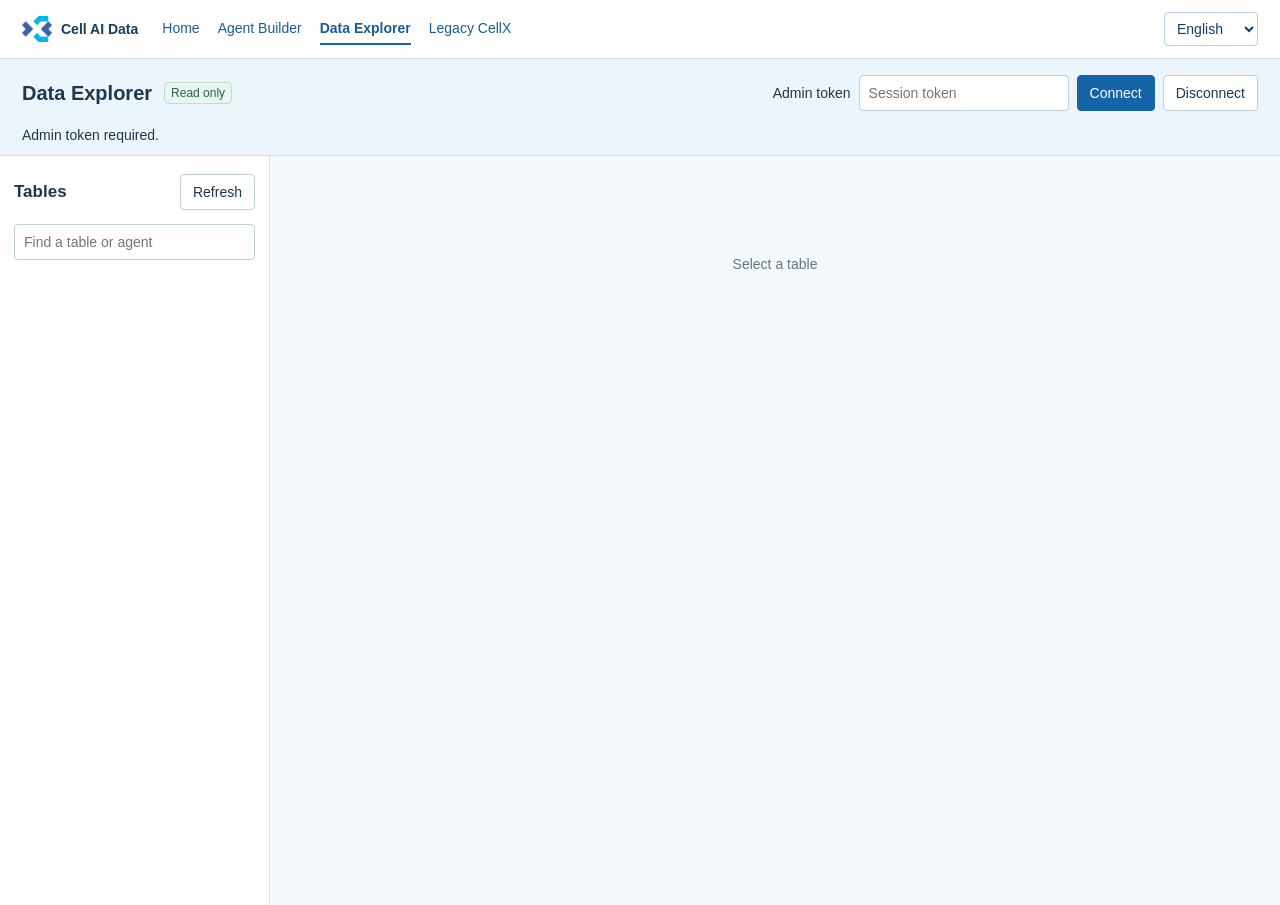
<file: cellx-data-ui/index.html>
<!doctype html>
<html lang="en">
<head>
  <meta charset="utf-8">
  <meta name="viewport" content="width=device-width, initial-scale=1">
  <title data-i18n="Data Explorer | Cell AI Data">Data Explorer | Cell AI Data</title>
  <link rel="icon" href="./logo.png">
  <link rel="stylesheet" href="./styles.css?v=20260914-data-v1">
  <link rel="stylesheet" href="./i18n.css?v=20260914-i18n-v1">
</head>
<body>
  <a class="skip-link" href="#workspace" data-i18n="Skip to data">Skip to data</a>
  <header class="site-header">
    <a class="brand" href="https://www.cellaidata.com/"><img src="./logo.png" width="30" height="30" alt=""><span>Cell AI Data</span></a>
    <nav aria-label="Main navigation" data-i18n-aria-label="Main navigation">
      <a href="https://www.cellaidata.com/" data-i18n="Home">Home</a>
      <a href="/agent/" data-i18n="Agent Builder">Agent Builder</a>
      <a href="/data/" aria-current="page" data-i18n="Data Explorer">Data Explorer</a>
      <a href="/" data-i18n="Legacy CellX">Legacy CellX</a>
    </nav>
    <select data-language-picker aria-label="Language" data-i18n-aria-label="Language"><option value="en">English</option><option value="zh-CN">中文</option></select>
  </header>
  <section class="access-bar" aria-label="Connection" data-i18n-aria-label="Connection">
    <div class="page-heading"><h1 data-i18n="Data Explorer">Data Explorer</h1><span class="badge" data-i18n="Read only">Read only</span></div>
    <form id="connectionForm">
      <label for="adminToken" data-i18n="Admin token">Admin token</label>
      <input id="adminToken" type="password" autocomplete="off" spellcheck="false" data-i18n-placeholder="Session token" placeholder="Session token">
      <button class="primary" type="submit" data-i18n="Connect">Connect</button>
      <button id="disconnect" type="button" data-i18n="Disconnect">Disconnect</button>
    </form>
  </section>
  <div id="connectionStatus" class="connection-status" role="status" aria-live="polite"></div>
  <main id="workspace" tabindex="-1" class="workspace">
    <aside class="table-browser" aria-label="Tables" data-i18n-aria-label="Tables">
      <div class="section-heading"><h2 data-i18n="Tables">Tables</h2><button id="refreshCatalog" type="button" data-i18n="Refresh">Refresh</button></div>
      <label class="sr-only" for="tableFilter" data-i18n="Find a table or agent">Find a table or agent</label>
      <input id="tableFilter" type="search" placeholder="Find a table or agent" data-i18n-placeholder="Find a table or agent">
      <div id="catalogStatus" class="status" role="status"></div>
      <div id="catalogNotes" class="catalog-notes"></div>
      <div id="tableList" class="table-list"></div>
    </aside>
    <section class="detail" aria-label="Table details" data-i18n-aria-label="Table details">
      <div id="noSelection" class="empty" data-i18n="Select a table">Select a table</div>
      <div id="tableDetail" hidden>
        <div class="detail-heading"><div><h2 id="tableName" translate="no"></h2><div id="tableFacts" class="facts"></div></div><button id="refreshTable" type="button" data-i18n="Refresh">Refresh</button></div>
        <div class="tabs" role="tablist" aria-label="Table views" data-i18n-aria-label="Table views">
          <button id="recordsTab" role="tab" aria-selected="true" aria-controls="recordsPanel" data-view="records" data-i18n="Records">Records</button>
          <button id="schemaTab" role="tab" aria-selected="false" aria-controls="schemaPanel" tabindex="-1" data-view="schema" data-i18n="Schema">Schema</button>
          <button id="relationsTab" role="tab" aria-selected="false" aria-controls="relationsPanel" tabindex="-1" data-view="relations" data-i18n="Relations">Relations</button>
        </div>
        <div id="metadataStatus" class="status" role="status"></div>
        <section id="recordsPanel" role="tabpanel" aria-labelledby="recordsTab" tabindex="0">
          <form id="recordControls" class="record-controls">
            <label class="search-field"><span data-i18n="Search records">Search records</span><input id="recordSearch" type="search" autocomplete="off" maxlength="128"></label>
            <label><span data-i18n="Sort by">Sort by</span><select id="sortColumn"><option value="" data-i18n="Default order">Default order</option></select></label>
            <label><span data-i18n="Direction">Direction</span><select id="sortDirection"><option value="asc" data-i18n="Ascending">Ascending</option><option value="desc" data-i18n="Descending">Descending</option></select></label>
            <button type="submit" class="primary" data-i18n="Apply">Apply</button>
          </form>
          <div id="recordsStatus" class="status" role="status" aria-live="polite"></div>
          <div class="table-scroll" tabindex="0" role="region" aria-label="Records" data-i18n-aria-label="Records"><table id="recordsTable"><thead></thead><tbody></tbody></table></div>
          <div class="pagination"><label><span data-i18n="Rows per page">Rows per page</span><select id="pageSize"><option value="25">25</option><option value="50" selected>50</option><option value="100">100</option></select></label><span id="pageInfo" role="status"></span><div class="page-buttons"><button id="previousPage" type="button" aria-label="Previous page" data-i18n-aria-label="Previous page" title="Previous page" data-i18n-title="Previous page">&larr;</button><button id="nextPage" type="button" aria-label="Next page" data-i18n-aria-label="Next page" title="Next page" data-i18n-title="Next page">&rarr;</button></div></div>
        </section>
        <section id="schemaPanel" role="tabpanel" aria-labelledby="schemaTab" tabindex="0" hidden><div id="schemaStatus" class="status" role="status"></div><div class="table-scroll" tabindex="0" role="region" aria-label="Schema" data-i18n-aria-label="Schema"><table id="schemaTable"><thead></thead><tbody></tbody></table></div></section>
        <section id="relationsPanel" role="tabpanel" aria-labelledby="relationsTab" tabindex="0" hidden><div id="relationsStatus" class="status" role="status"></div><div class="table-scroll" tabindex="0" role="region" aria-label="Relations" data-i18n-aria-label="Relations"><table id="relationsTable"><thead></thead><tbody></tbody></table></div></section>
      </div>
    </section>
  </main>
  <script src="./i18n.js?v=20260914-i18n-v1"></script>
  <script src="./i18n-zh.js?v=20260914-data-v1"></script>
  <script src="./app.js?v=20260914-data-v1"></script>
</body>
</html>
</file>
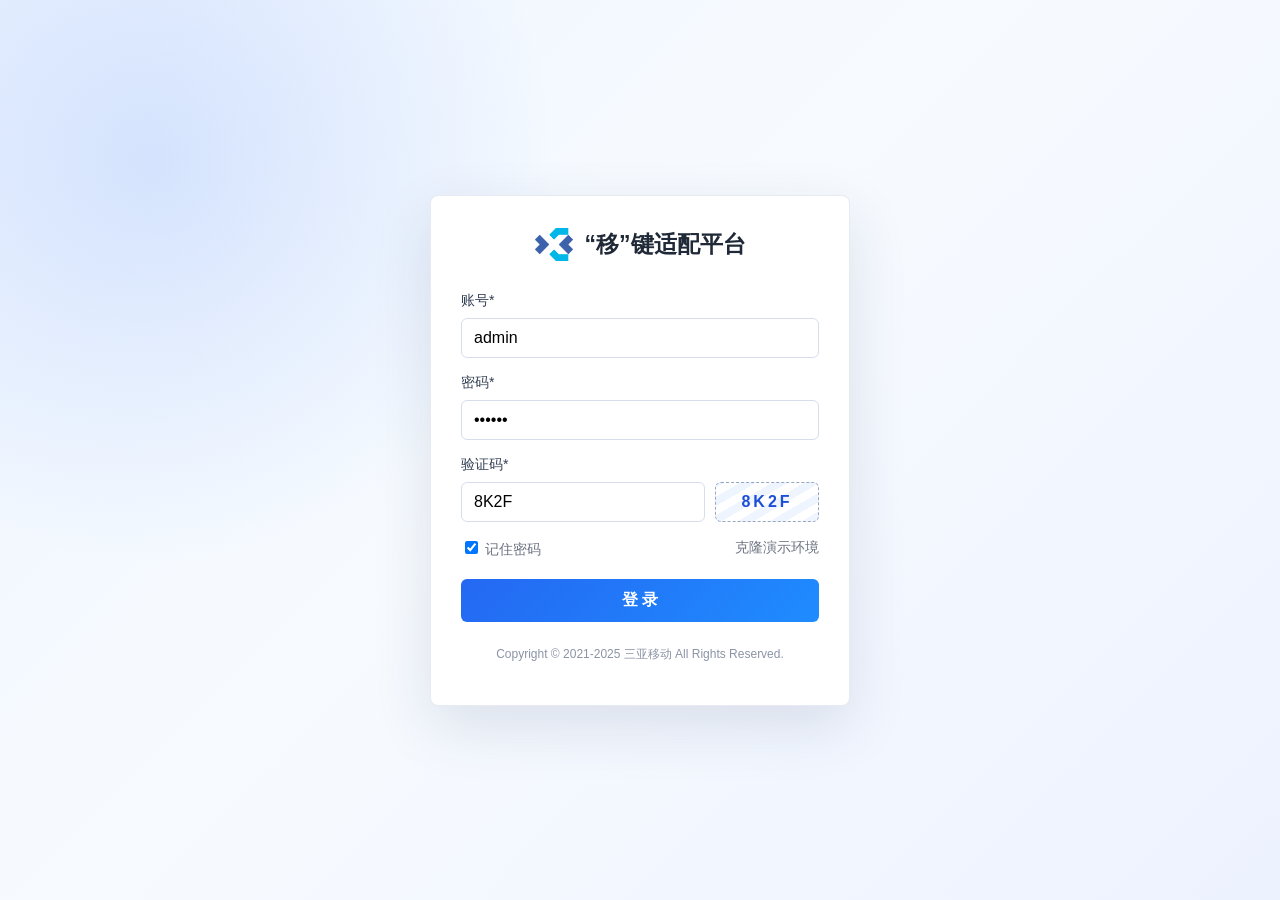
<file: cellx-rdp-clone/index.html>
<!doctype html>
<html lang="zh-CN">
<head>
  <meta charset="utf-8">
  <meta name="viewport" content="width=device-width, initial-scale=1">
  <title>赛尔克斯基础平台 - 克隆演示</title>
  <link rel="icon" href="./logo.png">
  <link rel="stylesheet" href="./styles.css">
</head>
<body>
  <div id="app"></div>
  <script src="./app.js"></script>
</body>
</html>
</file>
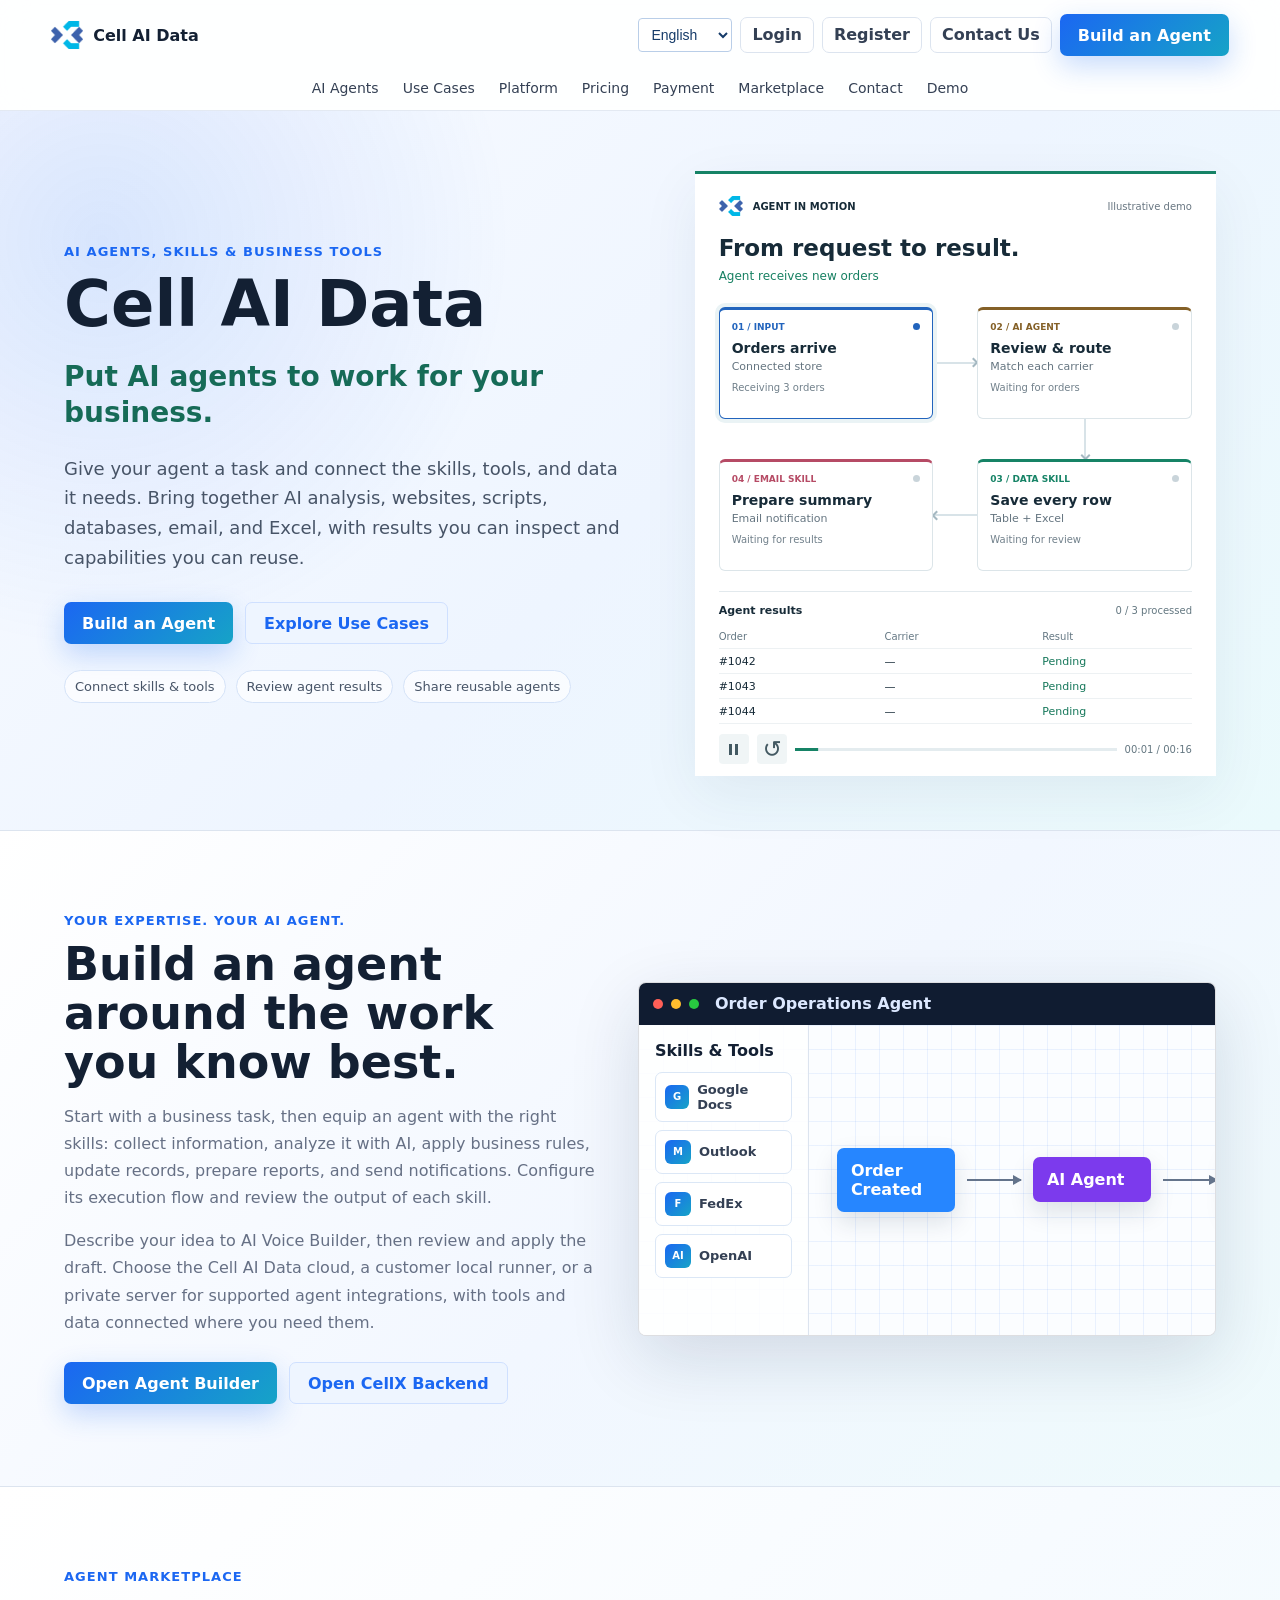
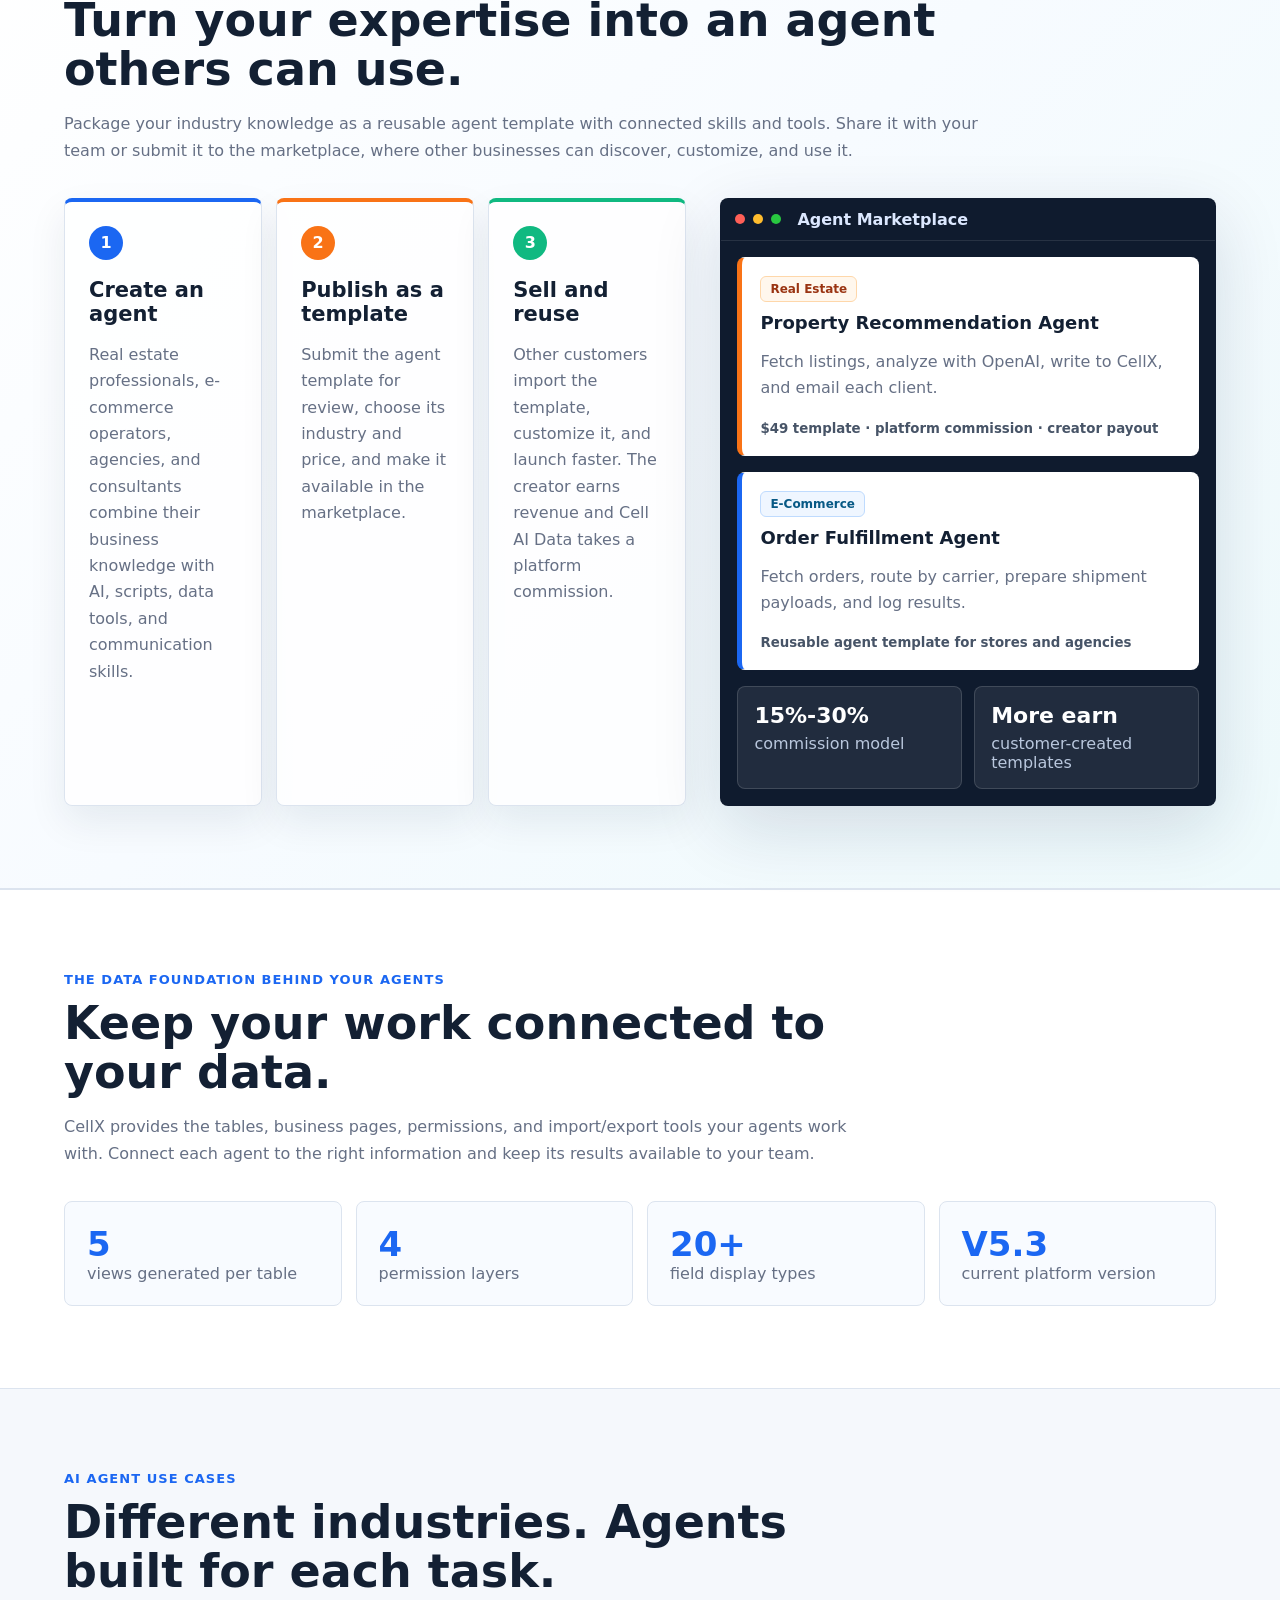
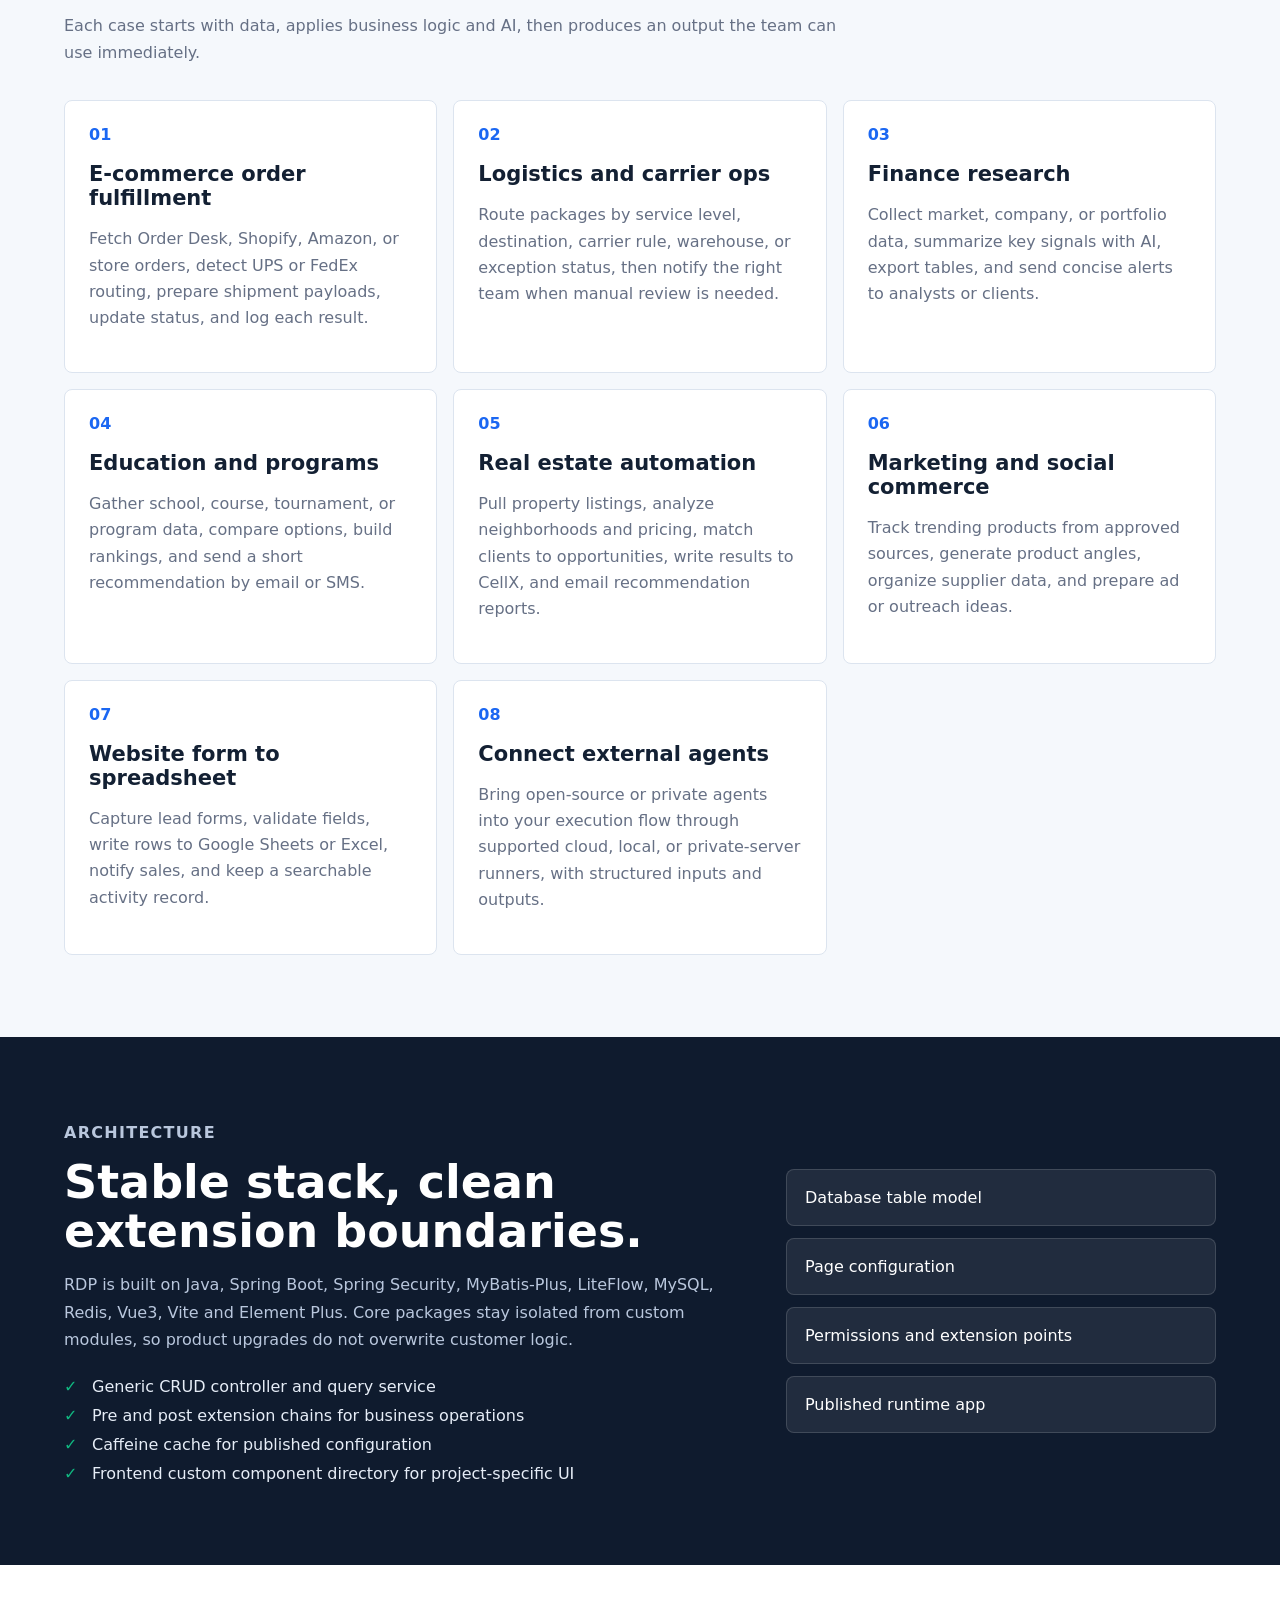
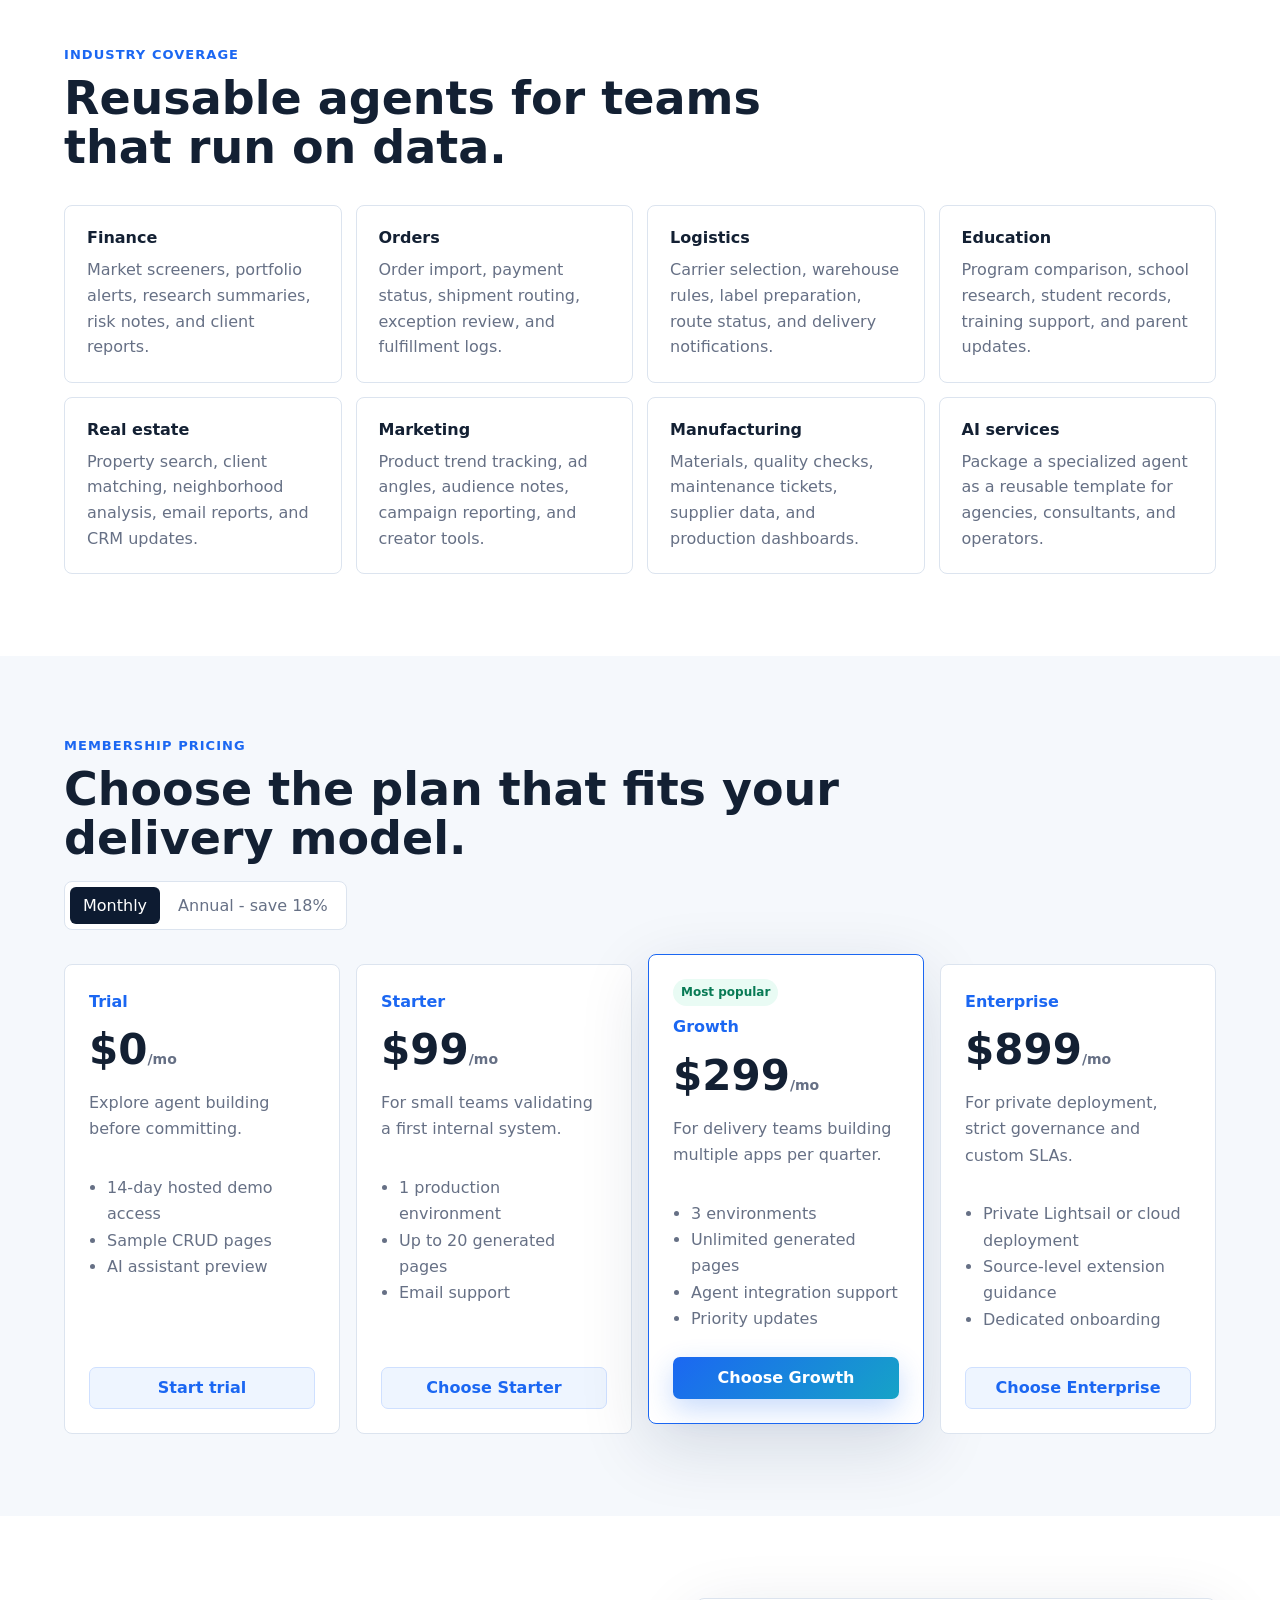
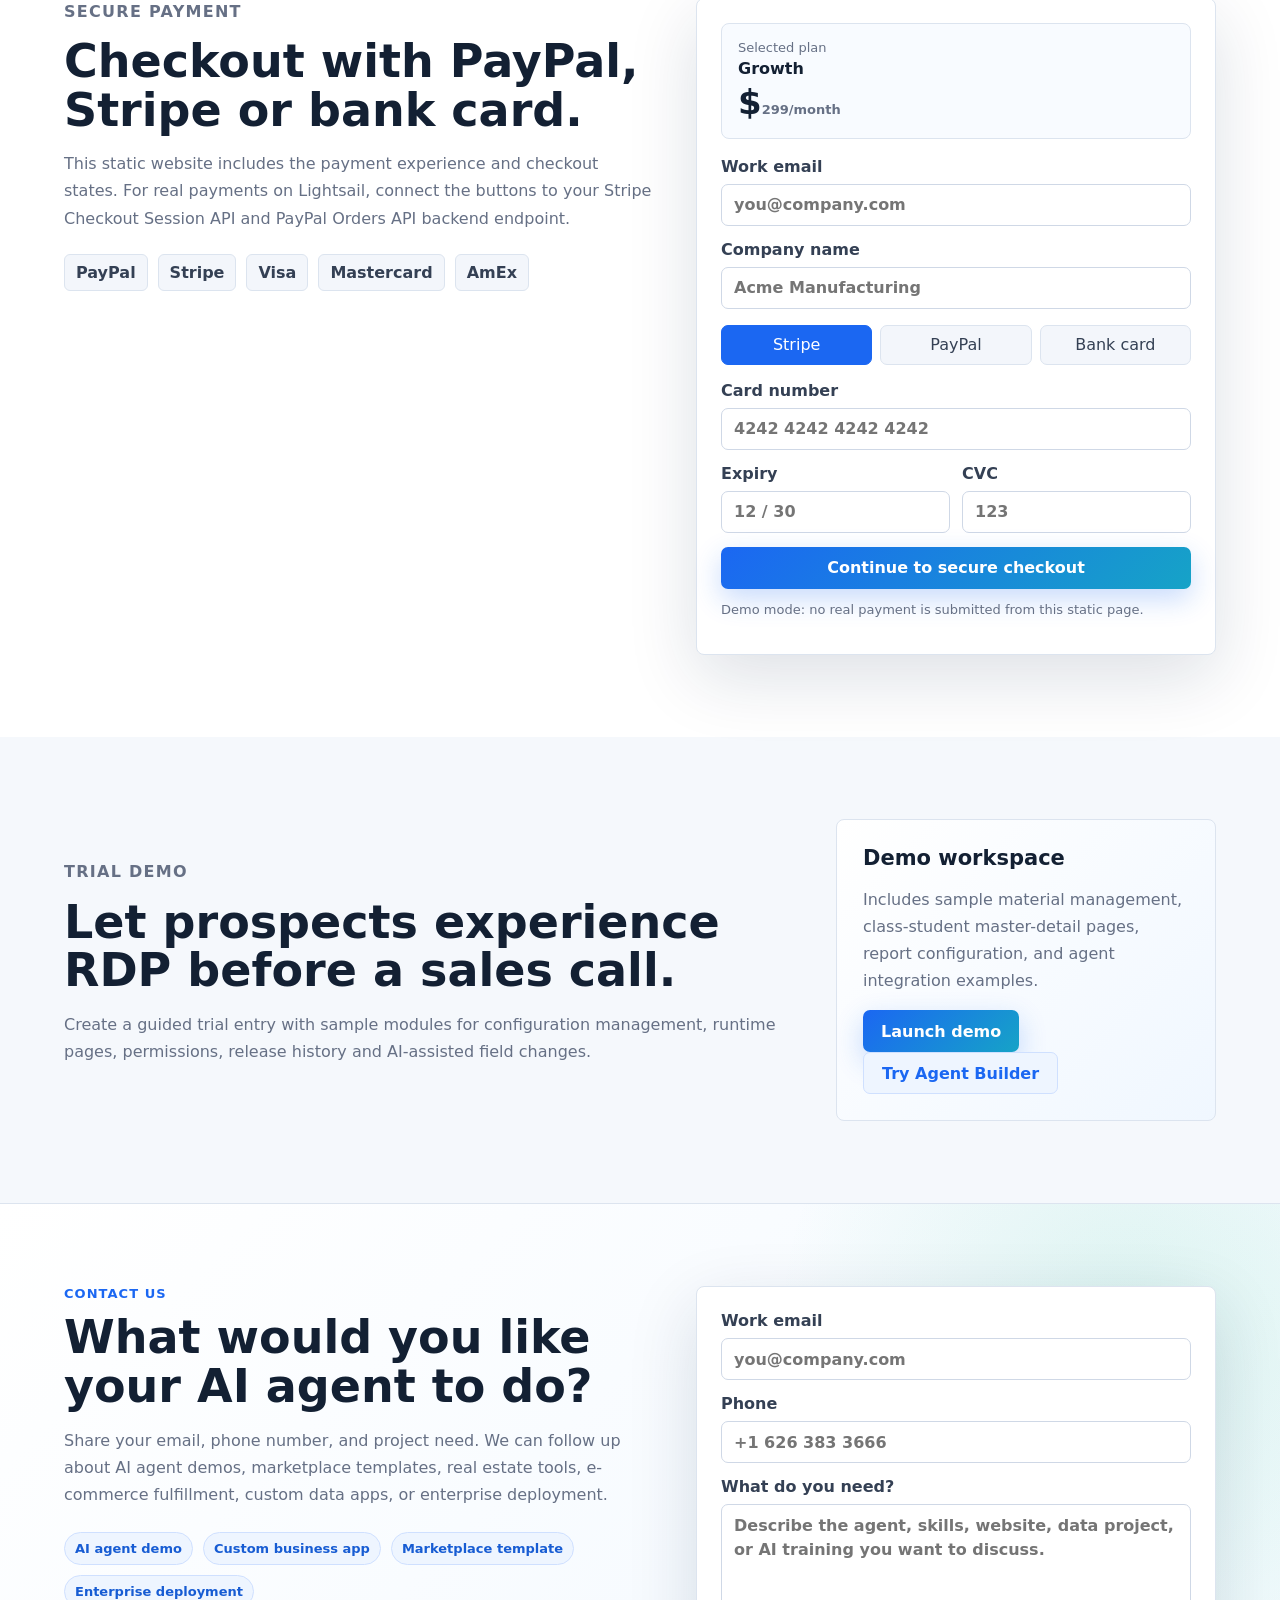
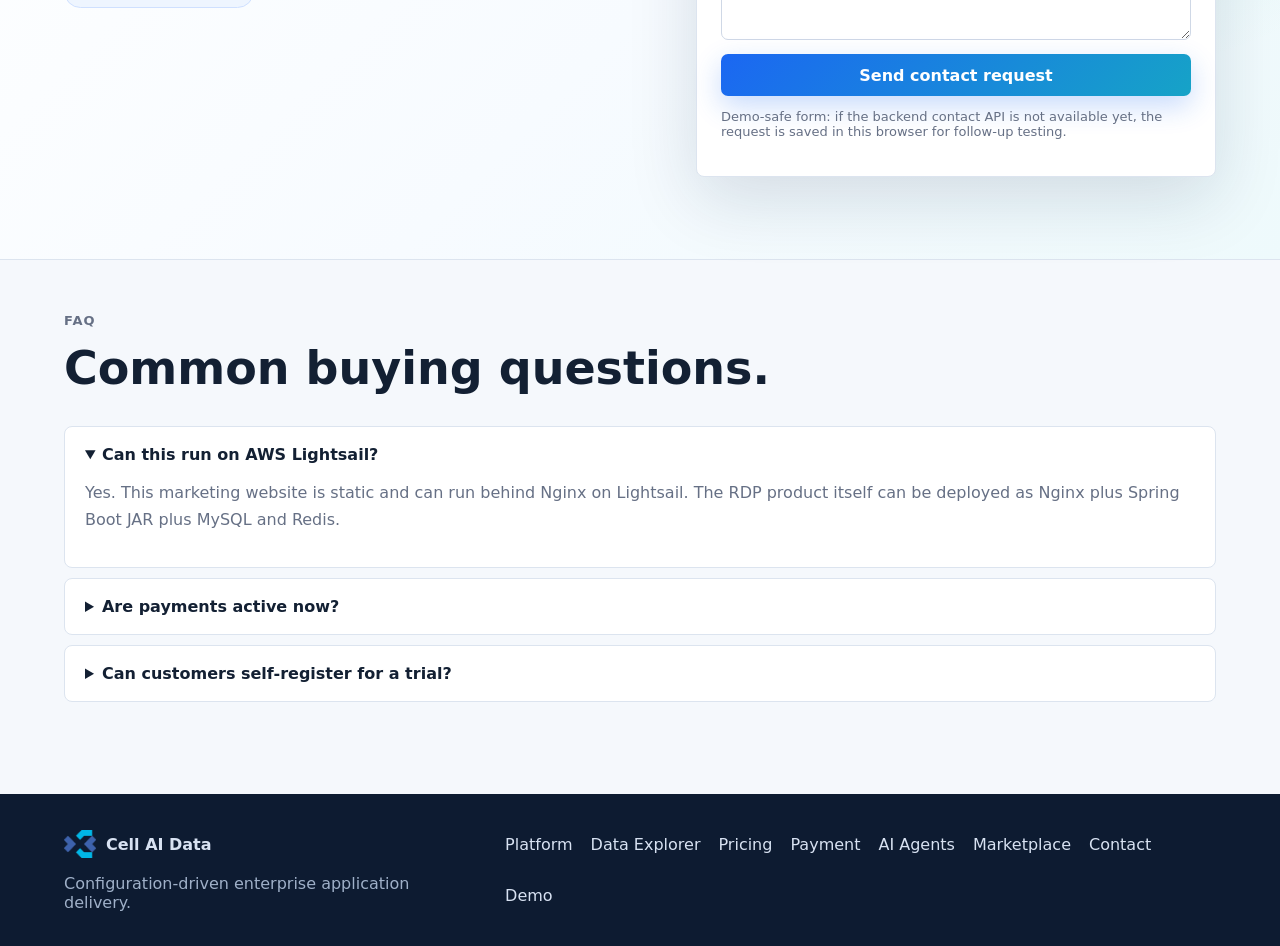
<file: rdp-marketing-site/index.html>
<!doctype html>
<html lang="en">
<head>
  <meta charset="utf-8">
  <meta name="viewport" content="width=device-width, initial-scale=1">
  <title data-i18n="Cell AI Data | AI Agents for Business">Cell AI Data | AI Agents for Business</title>
  <meta name="description" content="Build AI agents for your business with Cell AI Data. Connect skills, tools and business data, review results, and discover reusable agents in the marketplace.">
  <link rel="icon" href="./assets/logo.png">
  <link rel="stylesheet" href="./styles.css?v=20260913-workflow-home">
  <link rel="stylesheet" href="./workflow-motion.css?v=20260914-1">
  <link rel="stylesheet" href="./i18n.css?v=20260914-i18n-v1">
  <script src="./i18n.js?v=20260914-i18n-v1"></script>
  <script src="./i18n-zh.js?v=20260914-i18n-v1"></script>
</head>
<body>
  <header class="site-header">
    <a class="brand" href="#top" aria-label="Cell AI Data home" data-i18n-aria-label="Cell AI Data home">
      <img src="./assets/logo.png" alt="">
      <span>Cell AI Data</span>
    </a>
    <button class="nav-toggle" aria-label="Open navigation" data-nav-toggle data-i18n-aria-label="Open navigation" data-i18n="Menu">Menu</button>
    <nav class="site-nav" data-nav>
      <a href="#ai-workflow" data-i18n="AI Agents">AI Agents</a>
      <a href="#capabilities" data-i18n="Use Cases">Use Cases</a>
      <a href="#platform" data-i18n="Platform">Platform</a>
      <a href="#pricing" data-i18n="Pricing">Pricing</a>
      <a href="#checkout" data-i18n="Payment">Payment</a>
      <a href="#marketplace" data-i18n="Marketplace">Marketplace</a>
      <a href="#contact" data-i18n="Contact">Contact</a>
      <a href="#demo" data-i18n="Demo">Demo</a>
    </nav>
    <div class="header-actions">
      <select data-language-picker aria-label="Language" data-i18n-aria-label="Language"><option value="en">English</option><option value="zh-CN">中文</option></select>
      <span class="auth-status" data-auth-status hidden></span>
      <button class="header-link" type="button" data-open-auth="login" data-i18n="Login">Login</button>
      <button class="header-link" type="button" data-open-auth="register" data-i18n="Register">Register</button>
      <button class="header-link" type="button" data-auth-logout hidden data-i18n="Logout">Logout</button>
      <a class="header-link" href="#contact" data-i18n="Contact Us">Contact Us</a>
      <a class="header-cta" href="https://app.cellaidata.com/agent/" data-i18n="Build an Agent">Build an Agent</a>
    </div>
  </header>

  <main id="top">
    <section class="hero">
      <div class="hero-copy">
        <p class="eyebrow" data-i18n="AI agents, skills &amp; business tools">AI agents, skills &amp; business tools</p>
        <h1>Cell AI Data</h1>
        <p class="workflow-promise" data-i18n="Put AI agents to work for your business.">Put AI agents to work for your business.</p>
        <p class="lead" data-i18n="Give your agent a task and connect the skills, tools, and data it needs. Bring together AI analysis, websites, scripts, databases, email, and Excel, with results you can inspect and capabilities you can reuse.">Give your agent a task and connect the skills, tools, and data it needs. Bring together AI analysis, websites, scripts, databases, email, and Excel, with results you can inspect and capabilities you can reuse.</p>
        <div class="hero-actions">
          <a class="btn primary" href="https://app.cellaidata.com/agent/" data-i18n="Build an Agent">Build an Agent</a>
          <a class="btn secondary" href="#capabilities" data-i18n="Explore Use Cases">Explore Use Cases</a>
        </div>
        <div class="trust-row">
          <span data-i18n="Connect skills &amp; tools">Connect skills &amp; tools</span>
          <span data-i18n="Review agent results">Review agent results</span>
          <span data-i18n="Share reusable agents">Share reusable agents</span>
        </div>
      </div>
      <section class="workflow-motion" data-workflow-motion aria-label="Animated order agent demonstration" data-i18n-aria-label="Animated order agent demonstration">
        <header class="motion-heading">
          <div><img src="./assets/logo.png" width="24" height="24" alt=""><span data-i18n="AGENT IN MOTION">AGENT IN MOTION</span></div>
          <span class="motion-demo-label" data-i18n="Illustrative demo">Illustrative demo</span>
        </header>
        <div class="motion-caption"><h2 data-i18n="From request to result.">From request to result.</h2><span data-motion-status data-i18n="Agent receives new orders">Agent receives new orders</span></div>
        <div class="motion-graph" aria-label="An order agent uses review, data and email skills to prepare results" data-i18n-aria-label="An order agent uses review, data and email skills to prepare results">
          <article class="motion-node motion-source" data-motion-node="0" data-state="running">
            <div class="motion-node-top"><span data-i18n="01 / INPUT">01 / INPUT</span><i aria-hidden="true"></i></div>
            <h3 data-i18n="Orders arrive">Orders arrive</h3><p data-i18n="Connected store">Connected store</p><small data-motion-note data-i18n="Receiving 3 orders">Receiving 3 orders</small>
          </article>
          <div class="motion-wire motion-wire-one" data-motion-wire="1" aria-hidden="true"><i></i><b></b></div>
          <article class="motion-node motion-ai" data-motion-node="1" data-state="waiting">
            <div class="motion-node-top"><span data-i18n="02 / AI AGENT">02 / AI AGENT</span><i aria-hidden="true"></i></div>
            <h3 data-i18n="Review &amp; route">Review &amp; route</h3><p data-i18n="Match each carrier">Match each carrier</p><small data-motion-note data-i18n="Waiting for orders">Waiting for orders</small>
          </article>
          <div class="motion-wire motion-wire-two" data-motion-wire="2" aria-hidden="true"><i></i><b></b></div>
          <article class="motion-node motion-data" data-motion-node="2" data-state="waiting">
            <div class="motion-node-top"><span data-i18n="03 / DATA SKILL">03 / DATA SKILL</span><i aria-hidden="true"></i></div>
            <h3 data-i18n="Save every row">Save every row</h3><p data-i18n="Table + Excel">Table + Excel</p><small data-motion-note data-i18n="Waiting for review">Waiting for review</small>
          </article>
          <div class="motion-wire motion-wire-three" data-motion-wire="3" aria-hidden="true"><i></i><b></b></div>
          <article class="motion-node motion-send" data-motion-node="3" data-state="waiting">
            <div class="motion-node-top"><span data-i18n="04 / EMAIL SKILL">04 / EMAIL SKILL</span><i aria-hidden="true"></i></div>
            <h3 data-i18n="Prepare summary">Prepare summary</h3><p data-i18n="Email notification">Email notification</p><small data-motion-note data-i18n="Waiting for results">Waiting for results</small>
          </article>
        </div>
        <div class="motion-results">
          <div class="motion-results-heading"><strong data-i18n="Agent results">Agent results</strong><span data-motion-count data-i18n="{count} / {total} processed" data-i18n-params='{"count":0,"total":3}'>0 / 3 processed</span></div>
          <table aria-label="Sample order results" data-i18n-aria-label="Sample order results"><thead><tr><th data-i18n="Order">Order</th><th data-i18n="Carrier">Carrier</th><th data-i18n="Result">Result</th></tr></thead>
            <tbody>
              <tr><td>#1042</td><td data-motion-carrier="UPS">&mdash;</td><td data-motion-result data-i18n="Pending">Pending</td></tr>
              <tr><td>#1043</td><td data-motion-carrier="FedEx">&mdash;</td><td data-motion-result data-i18n="Pending">Pending</td></tr>
              <tr><td>#1044</td><td data-motion-carrier="UPS">&mdash;</td><td data-motion-result data-i18n="Pending">Pending</td></tr>
            </tbody>
          </table>
        </div>
        <footer class="motion-controls">
          <button type="button" class="motion-control" data-motion-toggle aria-label="Pause agent demo" title="Pause agent demo" data-i18n-aria-label="Pause agent demo" data-i18n-title="Pause agent demo"><span class="motion-pause-icon" aria-hidden="true"></span></button>
          <button type="button" class="motion-control" data-motion-replay aria-label="Replay agent demo" title="Replay agent demo" data-i18n-aria-label="Replay agent demo" data-i18n-title="Replay agent demo"><span aria-hidden="true">&#8634;</span></button>
          <div class="motion-timeline" role="progressbar" aria-label="Agent demo progress" aria-valuemin="0" aria-valuemax="16" aria-valuenow="0" data-i18n-aria-label="Agent demo progress"><span data-motion-progress></span></div>
          <span class="motion-time" data-motion-time>00:00 / 00:16</span>
        </footer>
      </section>
    </section>

    <section class="section workflow-promo" id="ai-workflow">
      <div class="workflow-copy">
        <p class="eyebrow" data-i18n="Your expertise. Your AI agent.">Your expertise. Your AI agent.</p>
        <h2 data-i18n="Build an agent around the work you know best.">Build an agent around the work you know best.</h2>
        <p data-i18n="Start with a business task, then equip an agent with the right skills: collect information, analyze it with AI, apply business rules, update records, prepare reports, and send notifications. Configure its execution flow and review the output of each skill.">Start with a business task, then equip an agent with the right skills: collect information, analyze it with AI, apply business rules, update records, prepare reports, and send notifications. Configure its execution flow and review the output of each skill.</p>
        <p data-i18n="Describe your idea to AI Voice Builder, then review and apply the draft. Choose the Cell AI Data cloud, a customer local runner, or a private server for supported agent integrations, with tools and data connected where you need them.">Describe your idea to AI Voice Builder, then review and apply the draft. Choose the Cell AI Data cloud, a customer local runner, or a private server for supported agent integrations, with tools and data connected where you need them.</p>
        <div class="workflow-actions">
          <a class="btn primary" href="https://app.cellaidata.com/agent/" data-i18n="Open Agent Builder">Open Agent Builder</a>
          <a class="btn secondary" href="http://app.cellaidata.com/" data-i18n="Open CellX Backend">Open CellX Backend</a>
        </div>
      </div>
      <div class="workflow-showcase" aria-label="AI agent builder preview" data-i18n-aria-label="AI agent builder preview">
        <div class="mini-window">
          <div class="mini-toolbar">
            <span></span><span></span><span></span>
            <b data-i18n="Order Operations Agent">Order Operations Agent</b>
          </div>
          <div class="mini-designer">
            <aside>
              <strong data-i18n="Skills &amp; Tools">Skills &amp; Tools</strong>
              <p><i>G</i><span>Google Docs</span></p>
              <p><i>M</i><span>Outlook</span></p>
              <p><i>F</i><span>FedEx</span></p>
              <p><i>AI</i><span>OpenAI</span></p>
            </aside>
            <section>
              <div class="flow-node trigger" data-i18n="Order Created">Order Created</div>
              <div class="flow-line"></div>
              <div class="flow-node ai" data-i18n="AI Agent">AI Agent</div>
              <div class="flow-line"></div>
              <div class="flow-node action" data-i18n="Update Status">Update Status</div>
            </section>
          </div>
        </div>
      </div>
    </section>

    <section class="section marketplace-home" id="marketplace">
      <div class="section-head marketplace-head">
        <p class="eyebrow" data-i18n="Agent marketplace">Agent marketplace</p>
        <h2 data-i18n="Turn your expertise into an agent others can use.">Turn your expertise into an agent others can use.</h2>
        <p data-i18n="Package your industry knowledge as a reusable agent template with connected skills and tools. Share it with your team or submit it to the marketplace, where other businesses can discover, customize, and use it.">Package your industry knowledge as a reusable agent template with connected skills and tools. Share it with your team or submit it to the marketplace, where other businesses can discover, customize, and use it.</p>
      </div>
      <div class="marketplace-layout">
        <div class="marketplace-story">
          <article>
            <span>1</span>
            <h3 data-i18n="Create an agent">Create an agent</h3>
            <p data-i18n="Real estate professionals, e-commerce operators, agencies, and consultants combine their business knowledge with AI, scripts, data tools, and communication skills.">Real estate professionals, e-commerce operators, agencies, and consultants combine their business knowledge with AI, scripts, data tools, and communication skills.</p>
          </article>
          <article>
            <span>2</span>
            <h3 data-i18n="Publish as a template">Publish as a template</h3>
            <p data-i18n="Submit the agent template for review, choose its industry and price, and make it available in the marketplace.">Submit the agent template for review, choose its industry and price, and make it available in the marketplace.</p>
          </article>
          <article>
            <span>3</span>
            <h3 data-i18n="Sell and reuse">Sell and reuse</h3>
            <p data-i18n="Other customers import the template, customize it, and launch faster. The creator earns revenue and Cell AI Data takes a platform commission.">Other customers import the template, customize it, and launch faster. The creator earns revenue and Cell AI Data takes a platform commission.</p>
          </article>
        </div>
        <div class="marketplace-card-home" aria-label="Marketplace revenue preview" data-i18n-aria-label="Marketplace revenue preview">
          <div class="marketplace-window-bar">
            <span></span><span></span><span></span>
            <strong data-i18n="Agent Marketplace">Agent Marketplace</strong>
          </div>
          <div class="marketplace-preview-card real-estate">
            <b data-i18n="Real Estate">Real Estate</b>
            <strong data-i18n="Property Recommendation Agent">Property Recommendation Agent</strong>
            <p data-i18n="Fetch listings, analyze with OpenAI, write to CellX, and email each client.">Fetch listings, analyze with OpenAI, write to CellX, and email each client.</p>
            <small data-i18n="$49 template · platform commission · creator payout">$49 template · platform commission · creator payout</small>
          </div>
          <div class="marketplace-preview-card ecommerce">
            <b data-i18n="E-Commerce">E-Commerce</b>
            <strong data-i18n="Order Fulfillment Agent">Order Fulfillment Agent</strong>
            <p data-i18n="Fetch orders, route by carrier, prepare shipment payloads, and log results.">Fetch orders, route by carrier, prepare shipment payloads, and log results.</p>
            <small data-i18n="Reusable agent template for stores and agencies">Reusable agent template for stores and agencies</small>
          </div>
          <div class="marketplace-metrics">
            <div><strong>15%-30%</strong><span data-i18n="commission model">commission model</span></div>
            <div><strong data-i18n="More earn">More earn</strong><span data-i18n="customer-created templates">customer-created templates</span></div>
          </div>
        </div>
      </div>
    </section>

    <section class="section band" id="platform">
      <div class="section-head">
        <p class="eyebrow" data-i18n="The data foundation behind your agents">The data foundation behind your agents</p>
        <h2 data-i18n="Keep your work connected to your data.">Keep your work connected to your data.</h2>
        <p data-i18n="CellX provides the tables, business pages, permissions, and import/export tools your agents work with. Connect each agent to the right information and keep its results available to your team.">CellX provides the tables, business pages, permissions, and import/export tools your agents work with. Connect each agent to the right information and keep its results available to your team.</p>
      </div>
      <div class="stats">
        <div><strong>5</strong><span data-i18n="views generated per table">views generated per table</span></div>
        <div><strong>4</strong><span data-i18n="permission layers">permission layers</span></div>
        <div><strong>20+</strong><span data-i18n="field display types">field display types</span></div>
        <div><strong>V5.3</strong><span data-i18n="current platform version">current platform version</span></div>
      </div>
    </section>

    <section class="section" id="capabilities">
      <div class="section-head">
        <p class="eyebrow" data-i18n="AI agent use cases">AI agent use cases</p>
        <h2 data-i18n="Different industries. Agents built for each task.">Different industries. Agents built for each task.</h2>
        <p data-i18n="Each case starts with data, applies business logic and AI, then produces an output the team can use immediately.">Each case starts with data, applies business logic and AI, then produces an output the team can use immediately.</p>
      </div>
      <div class="feature-grid">
        <article>
          <span>01</span>
          <h3 data-i18n="E-commerce order fulfillment">E-commerce order fulfillment</h3>
          <p data-i18n="Fetch Order Desk, Shopify, Amazon, or store orders, detect UPS or FedEx routing, prepare shipment payloads, update status, and log each result.">Fetch Order Desk, Shopify, Amazon, or store orders, detect UPS or FedEx routing, prepare shipment payloads, update status, and log each result.</p>
        </article>
        <article>
          <span>02</span>
          <h3 data-i18n="Logistics and carrier ops">Logistics and carrier ops</h3>
          <p data-i18n="Route packages by service level, destination, carrier rule, warehouse, or exception status, then notify the right team when manual review is needed.">Route packages by service level, destination, carrier rule, warehouse, or exception status, then notify the right team when manual review is needed.</p>
        </article>
        <article>
          <span>03</span>
          <h3 data-i18n="Finance research">Finance research</h3>
          <p data-i18n="Collect market, company, or portfolio data, summarize key signals with AI, export tables, and send concise alerts to analysts or clients.">Collect market, company, or portfolio data, summarize key signals with AI, export tables, and send concise alerts to analysts or clients.</p>
        </article>
        <article>
          <span>04</span>
          <h3 data-i18n="Education and programs">Education and programs</h3>
          <p data-i18n="Gather school, course, tournament, or program data, compare options, build rankings, and send a short recommendation by email or SMS.">Gather school, course, tournament, or program data, compare options, build rankings, and send a short recommendation by email or SMS.</p>
        </article>
        <article>
          <span>05</span>
          <h3 data-i18n="Real estate automation">Real estate automation</h3>
          <p data-i18n="Pull property listings, analyze neighborhoods and pricing, match clients to opportunities, write results to CellX, and email recommendation reports.">Pull property listings, analyze neighborhoods and pricing, match clients to opportunities, write results to CellX, and email recommendation reports.</p>
        </article>
        <article>
          <span>06</span>
          <h3 data-i18n="Marketing and social commerce">Marketing and social commerce</h3>
          <p data-i18n="Track trending products from approved sources, generate product angles, organize supplier data, and prepare ad or outreach ideas.">Track trending products from approved sources, generate product angles, organize supplier data, and prepare ad or outreach ideas.</p>
        </article>
        <article>
          <span>07</span>
          <h3 data-i18n="Website form to spreadsheet">Website form to spreadsheet</h3>
          <p data-i18n="Capture lead forms, validate fields, write rows to Google Sheets or Excel, notify sales, and keep a searchable activity record.">Capture lead forms, validate fields, write rows to Google Sheets or Excel, notify sales, and keep a searchable activity record.</p>
        </article>
        <article>
          <span>08</span>
          <h3 data-i18n="Connect external agents">Connect external agents</h3>
          <p data-i18n="Bring open-source or private agents into your execution flow through supported cloud, local, or private-server runners, with structured inputs and outputs.">Bring open-source or private agents into your execution flow through supported cloud, local, or private-server runners, with structured inputs and outputs.</p>
        </article>
      </div>
    </section>

    <section class="section split-section">
      <div>
        <p class="eyebrow" data-i18n="Architecture">Architecture</p>
        <h2 data-i18n="Stable stack, clean extension boundaries.">Stable stack, clean extension boundaries.</h2>
        <p data-i18n="RDP is built on Java, Spring Boot, Spring Security, MyBatis-Plus, LiteFlow, MySQL, Redis, Vue3, Vite and Element Plus. Core packages stay isolated from custom modules, so product upgrades do not overwrite customer logic.">RDP is built on Java, Spring Boot, Spring Security, MyBatis-Plus, LiteFlow, MySQL, Redis, Vue3, Vite and Element Plus. Core packages stay isolated from custom modules, so product upgrades do not overwrite customer logic.</p>
        <ul class="check-list">
          <li data-i18n="Generic CRUD controller and query service">Generic CRUD controller and query service</li>
          <li data-i18n="Pre and post extension chains for business operations">Pre and post extension chains for business operations</li>
          <li data-i18n="Caffeine cache for published configuration">Caffeine cache for published configuration</li>
          <li data-i18n="Frontend custom component directory for project-specific UI">Frontend custom component directory for project-specific UI</li>
        </ul>
      </div>
      <div class="pipeline">
        <div data-i18n="Database table model">Database table model</div>
        <div data-i18n="Page configuration">Page configuration</div>
        <div data-i18n="Permissions and extension points">Permissions and extension points</div>
        <div data-i18n="Published runtime app">Published runtime app</div>
      </div>
    </section>

    <section class="section cases">
      <div class="section-head">
        <p class="eyebrow" data-i18n="Industry coverage">Industry coverage</p>
        <h2 data-i18n="Reusable agents for teams that run on data.">Reusable agents for teams that run on data.</h2>
      </div>
      <div class="case-row">
        <div><b data-i18n="Finance">Finance</b><span data-i18n="Market screeners, portfolio alerts, research summaries, risk notes, and client reports.">Market screeners, portfolio alerts, research summaries, risk notes, and client reports.</span></div>
        <div><b data-i18n="Orders">Orders</b><span data-i18n="Order import, payment status, shipment routing, exception review, and fulfillment logs.">Order import, payment status, shipment routing, exception review, and fulfillment logs.</span></div>
        <div><b data-i18n="Logistics">Logistics</b><span data-i18n="Carrier selection, warehouse rules, label preparation, route status, and delivery notifications.">Carrier selection, warehouse rules, label preparation, route status, and delivery notifications.</span></div>
        <div><b data-i18n="Education">Education</b><span data-i18n="Program comparison, school research, student records, training support, and parent updates.">Program comparison, school research, student records, training support, and parent updates.</span></div>
        <div><b data-i18n="Real estate">Real estate</b><span data-i18n="Property search, client matching, neighborhood analysis, email reports, and CRM updates.">Property search, client matching, neighborhood analysis, email reports, and CRM updates.</span></div>
        <div><b data-i18n="Marketing">Marketing</b><span data-i18n="Product trend tracking, ad angles, audience notes, campaign reporting, and creator tools.">Product trend tracking, ad angles, audience notes, campaign reporting, and creator tools.</span></div>
        <div><b data-i18n="Manufacturing">Manufacturing</b><span data-i18n="Materials, quality checks, maintenance tickets, supplier data, and production dashboards.">Materials, quality checks, maintenance tickets, supplier data, and production dashboards.</span></div>
        <div><b data-i18n="AI services">AI services</b><span data-i18n="Package a specialized agent as a reusable template for agencies, consultants, and operators.">Package a specialized agent as a reusable template for agencies, consultants, and operators.</span></div>
      </div>
    </section>

    <section class="section pricing-section" id="pricing">
      <div class="section-head">
        <p class="eyebrow" data-i18n="Membership pricing">Membership pricing</p>
        <h2 data-i18n="Choose the plan that fits your delivery model.">Choose the plan that fits your delivery model.</h2>
        <div class="billing-toggle" role="group" aria-label="Billing period" data-i18n-aria-label="Billing period">
          <button class="active" data-billing="monthly" data-i18n="Monthly">Monthly</button>
          <button data-billing="annual" data-i18n="Annual - save 18%">Annual - save 18%</button>
        </div>
      </div>
      <div class="pricing-grid">
        <article class="price-card" data-plan="Trial" data-monthly="0" data-annual="0">
          <p class="plan" data-i18n="Trial">Trial</p>
          <h3>$<span data-price>0</span><small data-i18n="/mo">/mo</small></h3>
          <p data-i18n="Explore agent building before committing.">Explore agent building before committing.</p>
          <ul>
            <li data-i18n="14-day hosted demo access">14-day hosted demo access</li>
            <li data-i18n="Sample CRUD pages">Sample CRUD pages</li>
            <li data-i18n="AI assistant preview">AI assistant preview</li>
          </ul>
          <a class="btn secondary" href="http://app.cellaidata.com/" data-i18n="Start trial">Start trial</a>
        </article>
        <article class="price-card" data-plan="Starter" data-monthly="99" data-annual="81">
          <p class="plan" data-i18n="Starter">Starter</p>
          <h3>$<span data-price>99</span><small data-i18n="/mo">/mo</small></h3>
          <p data-i18n="For small teams validating a first internal system.">For small teams validating a first internal system.</p>
          <ul>
            <li data-i18n="1 production environment">1 production environment</li>
            <li data-i18n="Up to 20 generated pages">Up to 20 generated pages</li>
            <li data-i18n="Email support">Email support</li>
          </ul>
          <button class="btn secondary" data-select-plan data-i18n="Choose Starter">Choose Starter</button>
        </article>
        <article class="price-card featured" data-plan="Growth" data-monthly="299" data-annual="245">
          <p class="badge" data-i18n="Most popular">Most popular</p>
          <p class="plan" data-i18n="Growth">Growth</p>
          <h3>$<span data-price>299</span><small data-i18n="/mo">/mo</small></h3>
          <p data-i18n="For delivery teams building multiple apps per quarter.">For delivery teams building multiple apps per quarter.</p>
          <ul>
            <li data-i18n="3 environments">3 environments</li>
            <li data-i18n="Unlimited generated pages">Unlimited generated pages</li>
            <li data-i18n="Agent integration support">Agent integration support</li>
            <li data-i18n="Priority updates">Priority updates</li>
          </ul>
          <button class="btn primary" data-select-plan data-i18n="Choose Growth">Choose Growth</button>
        </article>
        <article class="price-card" data-plan="Enterprise" data-monthly="899" data-annual="737">
          <p class="plan" data-i18n="Enterprise">Enterprise</p>
          <h3>$<span data-price>899</span><small data-i18n="/mo">/mo</small></h3>
          <p data-i18n="For private deployment, strict governance and custom SLAs.">For private deployment, strict governance and custom SLAs.</p>
          <ul>
            <li data-i18n="Private Lightsail or cloud deployment">Private Lightsail or cloud deployment</li>
            <li data-i18n="Source-level extension guidance">Source-level extension guidance</li>
            <li data-i18n="Dedicated onboarding">Dedicated onboarding</li>
          </ul>
          <button class="btn secondary" data-select-plan data-i18n="Choose Enterprise">Choose Enterprise</button>
        </article>
      </div>
    </section>

    <section class="section checkout-section" id="checkout">
      <div class="checkout-copy">
        <p class="eyebrow" data-i18n="Secure payment">Secure payment</p>
        <h2 data-i18n="Checkout with PayPal, Stripe or bank card.">Checkout with PayPal, Stripe or bank card.</h2>
        <p data-i18n="This static website includes the payment experience and checkout states. For real payments on Lightsail, connect the buttons to your Stripe Checkout Session API and PayPal Orders API backend endpoint.">This static website includes the payment experience and checkout states. For real payments on Lightsail, connect the buttons to your Stripe Checkout Session API and PayPal Orders API backend endpoint.</p>
        <div class="payment-logos">
          <span>PayPal</span>
          <span>Stripe</span>
          <span>Visa</span>
          <span>Mastercard</span>
          <span>AmEx</span>
        </div>
      </div>
      <form class="checkout-card" data-checkout-form>
        <div class="summary">
          <span data-i18n="Selected plan">Selected plan</span>
          <strong data-summary-plan data-i18n="Growth">Growth</strong>
          <b>$<span data-summary-price>299</span><small data-i18n="/month">/month</small></b>
        </div>
        <label>
          <span data-i18n="Work email">Work email</span>
          <input type="email" placeholder="you@company.com" required data-i18n-placeholder="you@company.com">
        </label>
        <label>
          <span data-i18n="Company name">Company name</span>
          <input type="text" placeholder="Acme Manufacturing" required data-i18n-placeholder="Acme Manufacturing">
        </label>
        <div class="payment-tabs" role="group" aria-label="Payment method" data-i18n-aria-label="Payment method">
          <button type="button" class="active" data-payment="Stripe">Stripe</button>
          <button type="button" data-payment="PayPal">PayPal</button>
          <button type="button" data-payment="Card" data-i18n="Bank card">Bank card</button>
        </div>
        <div class="card-fields" data-card-fields>
          <label><span data-i18n="Card number">Card number</span><input inputmode="numeric" placeholder="4242 4242 4242 4242"></label>
          <div class="two-cols">
            <label><span data-i18n="Expiry">Expiry</span><input placeholder="12 / 30"></label>
            <label><span data-i18n="CVC">CVC</span><input placeholder="123"></label>
          </div>
        </div>
        <button class="btn primary full" type="submit" data-i18n="Continue to secure checkout">Continue to secure checkout</button>
        <p class="fine-print" data-i18n="Demo mode: no real payment is submitted from this static page.">Demo mode: no real payment is submitted from this static page.</p>
      </form>
    </section>

    <section class="section demo-section" id="demo">
      <div>
        <p class="eyebrow" data-i18n="Trial demo">Trial demo</p>
        <h2 data-i18n="Let prospects experience RDP before a sales call.">Let prospects experience RDP before a sales call.</h2>
        <p data-i18n="Create a guided trial entry with sample modules for configuration management, runtime pages, permissions, release history and AI-assisted field changes.">Create a guided trial entry with sample modules for configuration management, runtime pages, permissions, release history and AI-assisted field changes.</p>
      </div>
      <div class="demo-card">
        <h3 data-i18n="Demo workspace">Demo workspace</h3>
        <p data-i18n="Includes sample material management, class-student master-detail pages, report configuration, and agent integration examples.">Includes sample material management, class-student master-detail pages, report configuration, and agent integration examples.</p>
        <a class="btn primary" href="http://app.cellaidata.com/" data-i18n="Launch demo">Launch demo</a>
        <a class="btn secondary" href="https://app.cellaidata.com/agent/" data-i18n="Try Agent Builder">Try Agent Builder</a>
      </div>
    </section>

    <section class="section contact-section" id="contact">
      <div class="contact-copy">
        <p class="eyebrow" data-i18n="Contact us">Contact us</p>
        <h2 data-i18n="What would you like your AI agent to do?">What would you like your AI agent to do?</h2>
        <p data-i18n="Share your email, phone number, and project need. We can follow up about AI agent demos, marketplace templates, real estate tools, e-commerce fulfillment, custom data apps, or enterprise deployment.">Share your email, phone number, and project need. We can follow up about AI agent demos, marketplace templates, real estate tools, e-commerce fulfillment, custom data apps, or enterprise deployment.</p>
        <div class="contact-points">
          <span data-i18n="AI agent demo">AI agent demo</span>
          <span data-i18n="Custom business app">Custom business app</span>
          <span data-i18n="Marketplace template">Marketplace template</span>
          <span data-i18n="Enterprise deployment">Enterprise deployment</span>
        </div>
      </div>
      <form class="contact-card" data-contact-form>
        <label>
          <span data-i18n="Work email">Work email</span>
          <input data-contact-email type="email" placeholder="you@company.com" required data-i18n-placeholder="you@company.com">
        </label>
        <label>
          <span data-i18n="Phone">Phone</span>
          <input data-contact-phone type="tel" placeholder="+1 626 383 3666">
        </label>
        <label>
          <span data-i18n="What do you need?">What do you need?</span>
          <textarea data-contact-message rows="5" placeholder="Describe the agent, skills, website, data project, or AI training you want to discuss." required data-i18n-placeholder="Describe the agent, skills, website, data project, or AI training you want to discuss."></textarea>
        </label>
        <button class="btn primary full" type="submit" data-i18n="Send contact request">Send contact request</button>
        <p class="fine-print" data-i18n="Demo-safe form: if the backend contact API is not available yet, the request is saved in this browser for follow-up testing.">Demo-safe form: if the backend contact API is not available yet, the request is saved in this browser for follow-up testing.</p>
      </form>
    </section>

    <section class="section faq">
      <div class="section-head">
        <p class="eyebrow" data-i18n="FAQ">FAQ</p>
        <h2 data-i18n="Common buying questions.">Common buying questions.</h2>
      </div>
      <details open>
        <summary data-i18n="Can this run on AWS Lightsail?">Can this run on AWS Lightsail?</summary>
        <p data-i18n="Yes. This marketing website is static and can run behind Nginx on Lightsail. The RDP product itself can be deployed as Nginx plus Spring Boot JAR plus MySQL and Redis.">Yes. This marketing website is static and can run behind Nginx on Lightsail. The RDP product itself can be deployed as Nginx plus Spring Boot JAR plus MySQL and Redis.</p>
      </details>
      <details>
        <summary data-i18n="Are payments active now?">Are payments active now?</summary>
        <p data-i18n="The checkout UI is ready. Real Stripe, PayPal and bank-card payments require backend endpoints and provider credentials, which should be configured on your Lightsail server.">The checkout UI is ready. Real Stripe, PayPal and bank-card payments require backend endpoints and provider credentials, which should be configured on your Lightsail server.</p>
      </details>
      <details>
        <summary data-i18n="Can customers self-register for a trial?">Can customers self-register for a trial?</summary>
        <p data-i18n="The site includes a trial request flow. You can connect it to email, a CRM, or a small backend API when you deploy.">The site includes a trial request flow. You can connect it to email, a CRM, or a small backend API when you deploy.</p>
      </details>
    </section>
  </main>

  <footer class="site-footer">
    <div>
      <a class="brand" href="#top"><img src="./assets/logo.png" alt=""><span>Cell AI Data</span></a>
      <p data-i18n="Configuration-driven enterprise application delivery.">Configuration-driven enterprise application delivery.</p>
    </div>
    <div>
      <a href="#platform" data-i18n="Platform">Platform</a>
      <a href="https://app.cellaidata.com/data/" data-i18n="Data Explorer">Data Explorer</a>
      <a href="#pricing" data-i18n="Pricing">Pricing</a>
      <a href="#checkout" data-i18n="Payment">Payment</a>
      <a href="#ai-workflow" data-i18n="AI Agents">AI Agents</a>
      <a href="#marketplace" data-i18n="Marketplace">Marketplace</a>
      <a href="#contact" data-i18n="Contact">Contact</a>
      <a href="#demo" data-i18n="Demo">Demo</a>
    </div>
  </footer>

  <div class="modal-backdrop" data-demo-modal hidden>
    <div class="modal" role="dialog" aria-modal="true" aria-labelledby="demoTitle">
      <button class="modal-close" data-close-demo aria-label="Close demo request" data-i18n-aria-label="Close demo request" data-i18n="Close">Close</button>
      <h2 id="demoTitle" data-i18n="Request your RDP demo">Request your RDP demo</h2>
      <p data-i18n="Tell us where to send the trial workspace details. This demo form is ready to connect to your Lightsail backend.">Tell us where to send the trial workspace details. This demo form is ready to connect to your Lightsail backend.</p>
      <form data-demo-form>
        <label><span data-i18n="Name">Name</span><input placeholder="Your name" required data-i18n-placeholder="Your name"></label>
        <label><span data-i18n="Work email">Work email</span><input type="email" placeholder="you@company.com" required data-i18n-placeholder="you@company.com"></label>
        <label><span data-i18n="Primary use case">Primary use case</span><select><option data-i18n="Internal CRUD systems" value="Internal CRUD systems">Internal CRUD systems</option><option data-i18n="Manufacturing operations" value="Manufacturing operations">Manufacturing operations</option><option data-i18n="IoT maintenance" value="IoT maintenance">IoT maintenance</option><option data-i18n="Education management" value="Education management">Education management</option><option data-i18n="Other enterprise app" value="Other enterprise app">Other enterprise app</option></select></label>
        <button class="btn primary full" type="submit" data-i18n="Send demo request">Send demo request</button>
      </form>
    </div>
  </div>

  <div class="modal-backdrop" data-auth-modal hidden>
    <div class="modal auth-modal" role="dialog" aria-modal="true" aria-labelledby="authTitle">
      <button class="modal-close" data-close-auth aria-label="Close account dialog" data-i18n-aria-label="Close account dialog" data-i18n="Close">Close</button>
      <p class="eyebrow" data-i18n="Developer ecosystem">Developer ecosystem</p>
      <h2 id="authTitle" data-i18n="Join Cell AI Data Marketplace">Join Cell AI Data Marketplace</h2>
      <p data-i18n="Login to save marketplace access, or register as a business buyer, creator, or agency partner. Creator members can publish paid agent templates and earn revenue after platform commission.">Login to save marketplace access, or register as a business buyer, creator, or agency partner. Creator members can publish paid agent templates and earn revenue after platform commission.</p>
      <div class="auth-tabs" role="group" aria-label="Account mode" data-i18n-aria-label="Account mode">
        <button class="active" type="button" data-auth-tab="login" data-i18n="Login">Login</button>
        <button type="button" data-auth-tab="register" data-i18n="Register">Register</button>
      </div>
      <form data-auth-form>
        <label><span data-i18n="Name">Name</span><input data-auth-name placeholder="Harrison Huang" data-i18n-placeholder="Harrison Huang"></label>
        <label><span data-i18n="Email">Email</span><input data-auth-email type="email" placeholder="you@company.com" required data-i18n-placeholder="you@company.com"></label>
        <label><span data-i18n="Password">Password</span><input data-auth-password type="password" placeholder="Demo password" required data-i18n-placeholder="Demo password"></label>
        <label><span data-i18n="Account type">Account type</span>
          <select data-auth-role>
            <option value="Workflow creator" data-i18n="Agent creator">Agent creator</option>
            <option data-i18n="Business buyer" value="Business buyer">Business buyer</option>
            <option data-i18n="Agency partner" value="Agency partner">Agency partner</option>
          </select>
        </label>
        <div class="developer-benefits">
          <span data-i18n="Upload agent templates">Upload agent templates</span>
          <span data-i18n="Sell paid automation packs">Sell paid automation packs</span>
          <span data-i18n="75% demo developer payout">75% demo developer payout</span>
        </div>
        <button class="btn primary full" type="submit" data-i18n="Continue">Continue</button>
      </form>
      <p class="fine-print" data-i18n="Demo account flow: production login should connect to your CellX user table, OAuth, and Stripe Connect.">Demo account flow: production login should connect to your CellX user table, OAuth, and Stripe Connect.</p>
    </div>
  </div>

  <div class="toast" data-toast hidden></div>
  <script src="./app.js?v=20260914-i18n-v1"></script>
  <script src="./workflow-motion.js?v=20260914-i18n-v1" defer></script>
</body>
</html>
</file>
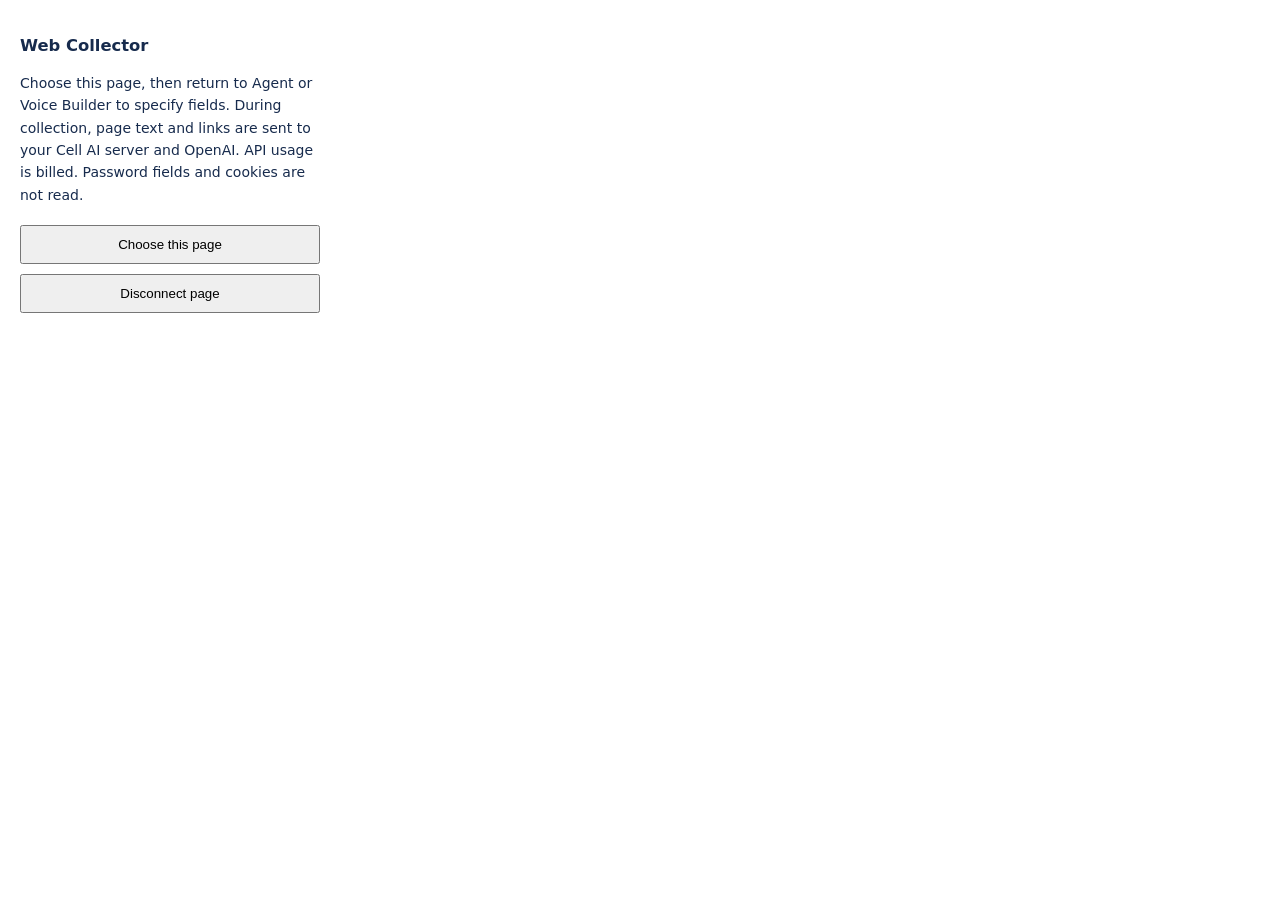
<file: browser-collector-extension/popup.html>
<!doctype html><meta charset="utf-8"><title>Cell AI Collector</title>
<style>body{font:14px system-ui;width:300px;padding:12px;color:#172b4d}button{padding:10px;width:100%;margin:5px 0}p{line-height:1.6}</style>
<h3>Web Collector</h3>
<p>Choose this page, then return to Agent or Voice Builder to specify fields. During collection, page text and links are sent to your Cell AI server and OpenAI. API usage is billed. Password fields and cookies are not read.</p>
<button id="choose">Choose this page</button><button id="clear">Disconnect page</button><p id="status" role="status"></p>
<script src="popup.js"></script>
</file>
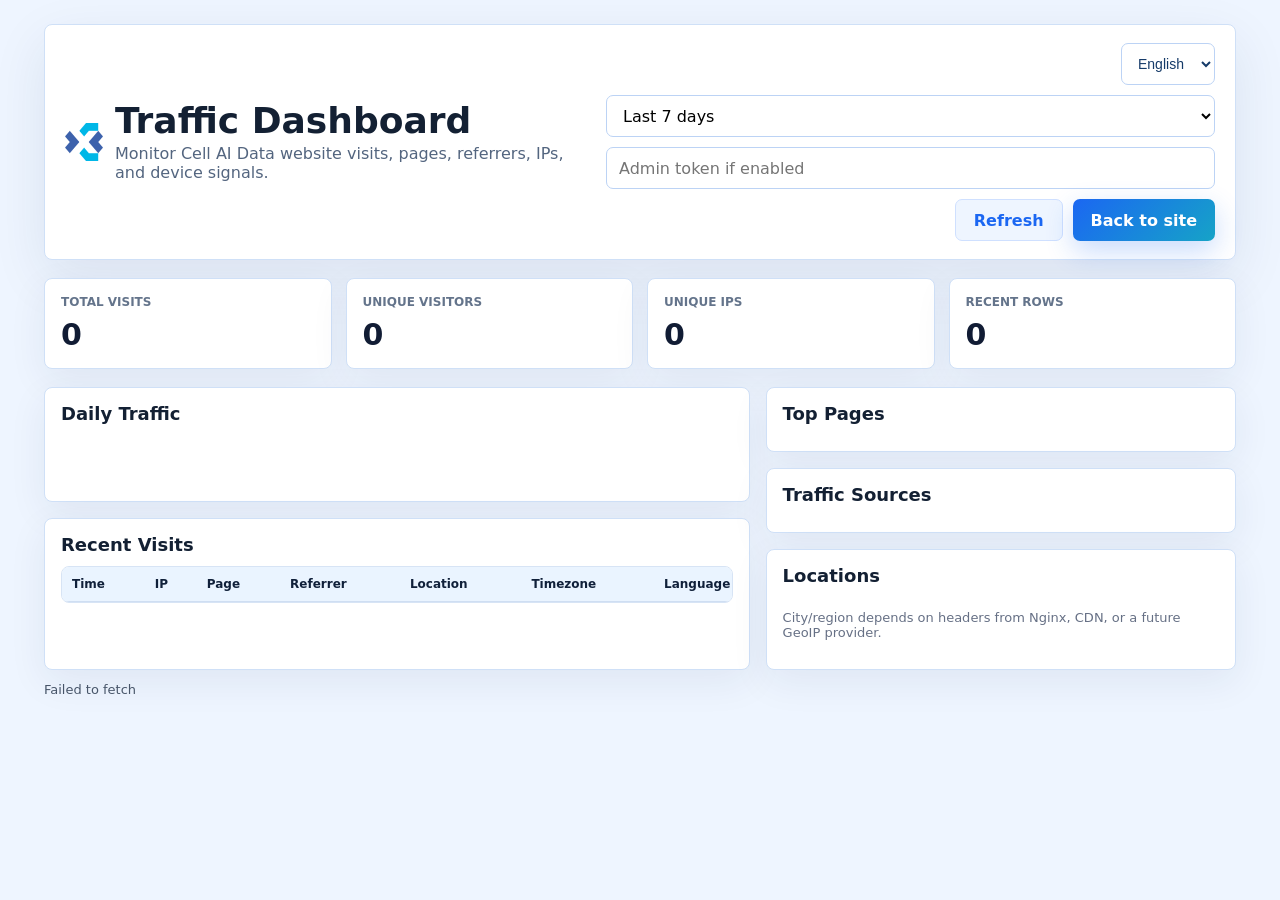
<file: rdp-marketing-site/analytics.html>
<!doctype html>
<html lang="en">
<head>
  <meta charset="utf-8">
  <meta name="viewport" content="width=device-width, initial-scale=1">
  <title data-i18n="Cell AI Data Traffic Dashboard">Cell AI Data Traffic Dashboard</title>
  <link rel="stylesheet" href="./styles.css?v=20260905-contact-auth">
  <link rel="stylesheet" href="./i18n.css?v=20260914-i18n-v1">
  <style>
    body { background: #eef5ff; }
    .analytics-shell { min-height: 100vh; padding: 24px clamp(16px, 4vw, 44px); }
    .analytics-header {
      display: flex;
      align-items: center;
      justify-content: space-between;
      gap: 18px;
      padding: 18px 20px;
      background: #fff;
      border: 1px solid #cfe0f7;
      border-radius: 8px;
      box-shadow: 0 18px 55px rgba(22, 48, 86, .09);
    }
    .analytics-brand { display: flex; align-items: center; gap: 12px; }
    .analytics-brand img { width: 38px; height: 38px; }
    .analytics-brand h1 { margin: 0; font-size: clamp(24px, 3vw, 36px); }
    .analytics-brand p { margin: 3px 0 0; color: #53657f; }
    .analytics-actions { display: flex; gap: 10px; flex-wrap: wrap; justify-content: flex-end; }
    .analytics-actions input, .analytics-actions select {
      min-height: 42px;
      border: 1px solid #bcd3f5;
      border-radius: 7px;
      padding: 0 12px;
      background: #fff;
    }
    .analytics-grid {
      display: grid;
      grid-template-columns: repeat(4, minmax(0, 1fr));
      gap: 14px;
      margin: 18px 0;
    }
    .analytics-card {
      background: #fff;
      border: 1px solid #cfe0f7;
      border-radius: 8px;
      padding: 16px;
      box-shadow: 0 12px 38px rgba(22, 48, 86, .07);
    }
    .analytics-card span { display: block; color: #64748b; font-size: 12px; font-weight: 800; text-transform: uppercase; }
    .analytics-card strong { display: block; margin-top: 8px; font-size: 30px; color: #111c34; }
    .analytics-main {
      display: grid;
      grid-template-columns: minmax(0, 1.2fr) minmax(320px, .8fr);
      gap: 16px;
    }
    .analytics-panel {
      background: #fff;
      border: 1px solid #cfe0f7;
      border-radius: 8px;
      padding: 16px;
      min-width: 0;
      box-shadow: 0 12px 38px rgba(22, 48, 86, .07);
    }
    .analytics-panel h2 { margin: 0 0 12px; font-size: 18px; }
    .bar-list { display: grid; gap: 10px; }
    .bar-row { display: grid; grid-template-columns: 110px 1fr 48px; align-items: center; gap: 10px; font-size: 13px; }
    .bar-track { height: 12px; background: #e8f1ff; border-radius: 999px; overflow: hidden; }
    .bar-fill { height: 100%; background: linear-gradient(90deg, #1b67f2, #16a3c7); border-radius: inherit; }
    .table-wrap {
      overflow: auto;
      max-height: 430px;
      border: 1px solid #d7e4f5;
      border-radius: 8px;
    }
    .analytics-table {
      width: 100%;
      min-width: 980px;
      border-collapse: collapse;
      font-size: 12px;
    }
    .analytics-table th {
      position: sticky;
      top: 0;
      z-index: 1;
      background: #eaf4ff;
      color: #10203a;
      text-align: left;
      padding: 10px;
      border-bottom: 1px solid #cfdef2;
      white-space: nowrap;
    }
    .analytics-table td {
      padding: 9px 10px;
      border-bottom: 1px solid #e4edf8;
      max-width: 260px;
      overflow: hidden;
      text-overflow: ellipsis;
      white-space: nowrap;
      vertical-align: top;
    }
    .analytics-table a { color: #125ee8; text-decoration: underline; }
    .stack { display: grid; gap: 16px; }
    .muted-line { color: #667085; font-size: 13px; }
    .status-line { margin-top: 12px; color: #475569; font-size: 13px; }
    @media (max-width: 980px) {
      .analytics-header, .analytics-main { grid-template-columns: 1fr; display: grid; }
      .analytics-grid { grid-template-columns: repeat(2, minmax(0, 1fr)); }
      .analytics-actions { justify-content: start; }
    }
    @media (max-width: 560px) {
      .analytics-grid { grid-template-columns: 1fr; }
      .analytics-card strong { font-size: 25px; }
      .bar-row { grid-template-columns: 88px 1fr 38px; }
    }
  </style>
</head>
<body>
  <main class="analytics-shell">
    <header class="analytics-header">
      <div class="analytics-brand">
        <img src="./assets/logo.png" alt="Cell AI Data logo">
        <div>
          <h1 data-i18n="Traffic Dashboard">Traffic Dashboard</h1>
          <p data-i18n="Monitor Cell AI Data website visits, pages, referrers, IPs, and device signals.">Monitor Cell AI Data website visits, pages, referrers, IPs, and device signals.</p>
        </div>
      </div>
      <div class="analytics-actions">
        <select data-language-picker aria-label="Language" data-i18n-aria-label="Language"><option value="en">English</option><option value="zh-CN">中文</option></select>
        <select data-days>
          <option value="1" data-i18n="Last 24 hours">Last 24 hours</option>
          <option value="7" selected data-i18n="Last 7 days">Last 7 days</option>
          <option value="30" data-i18n="Last 30 days">Last 30 days</option>
          <option value="90" data-i18n="Last 90 days">Last 90 days</option>
        </select>
        <input data-token type="password" placeholder="Admin token if enabled" data-i18n-placeholder="Admin token if enabled">
        <button class="btn secondary" type="button" data-refresh data-i18n="Refresh">Refresh</button>
        <a class="btn primary" href="./index.html" data-i18n="Back to site">Back to site</a>
      </div>
    </header>

    <section class="analytics-grid">
      <div class="analytics-card"><span data-i18n="Total visits">Total visits</span><strong data-total-visits>0</strong></div>
      <div class="analytics-card"><span data-i18n="Unique visitors">Unique visitors</span><strong data-unique-visitors>0</strong></div>
      <div class="analytics-card"><span data-i18n="Unique IPs">Unique IPs</span><strong data-unique-ips>0</strong></div>
      <div class="analytics-card"><span data-i18n="Recent rows">Recent rows</span><strong data-recent-count>0</strong></div>
    </section>

    <section class="analytics-main">
      <div class="stack">
        <article class="analytics-panel">
          <h2 data-i18n="Daily Traffic">Daily Traffic</h2>
          <div class="bar-list" data-daily-bars></div>
        </article>
        <article class="analytics-panel">
          <h2 data-i18n="Recent Visits">Recent Visits</h2>
          <div class="table-wrap">
            <table class="analytics-table">
              <thead>
                <tr>
                  <th data-i18n="Time">Time</th>
                  <th data-i18n="IP">IP</th>
                  <th data-i18n="Page">Page</th>
                  <th data-i18n="Referrer">Referrer</th>
                  <th data-i18n="Location">Location</th>
                  <th data-i18n="Timezone">Timezone</th>
                  <th data-i18n="Language">Language</th>
                  <th data-i18n="Screen">Screen</th>
                  <th data-i18n="User Agent">User Agent</th>
                </tr>
              </thead>
              <tbody data-recent-table></tbody>
            </table>
          </div>
        </article>
      </div>
      <div class="stack">
        <article class="analytics-panel">
          <h2 data-i18n="Top Pages">Top Pages</h2>
          <div class="bar-list" data-pages></div>
        </article>
        <article class="analytics-panel">
          <h2 data-i18n="Traffic Sources">Traffic Sources</h2>
          <div class="bar-list" data-referrers></div>
        </article>
        <article class="analytics-panel">
          <h2 data-i18n="Locations">Locations</h2>
          <div class="bar-list" data-locations></div>
          <p class="muted-line" data-i18n="City/region depends on headers from Nginx, CDN, or a future GeoIP provider.">City/region depends on headers from Nginx, CDN, or a future GeoIP provider.</p>
        </article>
      </div>
    </section>
    <p class="status-line" data-status data-i18n="Loading analytics...">Loading analytics...</p>
  </main>
  <script src="./i18n.js?v=20260914-i18n-v1"></script>
  <script src="./i18n-zh.js?v=20260914-i18n-v1"></script>
  <script src="./analytics.js?v=20260914-i18n-v1"></script>
</body>
</html>
</file>
<file: cellx-data-ui/styles.css>
:root { color-scheme: light; font-family: Arial, "Microsoft YaHei", sans-serif; color: #20364a; background: #f5f9fc; font-size: 14px; }
* { box-sizing: border-box; }
body { margin: 0; }
button, input, select { font: inherit; color: inherit; min-height: 36px; border: 1px solid #bdcedc; border-radius: 4px; background: white; }
button { padding: 7px 12px; cursor: pointer; }
input, select { padding: 7px 9px; min-width: 0; max-width: 100%; }
input[type="search"] { width: 100%; }
button:hover:not(:disabled) { background: #eaf4ff; border-color: #6b9fc7; }
button:disabled { opacity: .45; cursor: default; }
button.primary { background: #1664a8; border-color: #1664a8; color: white; }
button.primary:hover:not(:disabled) { background: #104d83; }
a { color: #195d94; text-decoration: none; }
a:hover { text-decoration: underline; }
:focus-visible { outline: 3px solid #2782ca; outline-offset: 3px; }
[hidden] { display: none !important; }
h1, h2, h3, p { margin: 0; }
h1 { font-size: 20px; } h2 { font-size: 17px; } h3 { font-size: 13px; }
.site-header { display: flex; gap: 24px; align-items: center; padding: 12px 22px; border-bottom: 1px solid #cfdeeb; background: white; flex-wrap: wrap; }
.brand { display: flex; gap: 9px; align-items: center; color: #183d5d; font-weight: 700; white-space: nowrap; }
.brand img { object-fit: contain; }
nav { display: flex; flex: 1; flex-wrap: wrap; gap: 6px 18px; }
nav a { padding: 7px 0; }
nav [aria-current="page"] { font-weight: 700; border-bottom: 2px solid #1664a8; }
.access-bar { display: flex; justify-content: space-between; align-items: center; gap: 16px; padding: 16px 22px; flex-wrap: wrap; background: #edf5fc; }
.page-heading { display: flex; gap: 12px; align-items: center; }
.badge { font-size: 12px; background: #e8f5f0; color: #24664f; border: 1px solid #bfded0; border-radius: 4px; padding: 3px 6px; white-space: nowrap; }
#connectionForm { display: flex; flex-wrap: wrap; gap: 8px; align-items: center; }
#adminToken { width: 210px; }
.connection-status { padding: 0 22px 12px; background: #edf5fc; min-height: 12px; overflow-wrap: anywhere; }
.workspace { display: grid; grid-template-columns: 270px minmax(0, 1fr); border-top: 1px solid #cfdeeb; min-height: calc(100vh - 150px); }
.table-browser { padding: 18px 14px; background: white; border-right: 1px solid #cfdeeb; min-width: 0; }
.section-heading { display: flex; align-items: center; justify-content: space-between; gap: 8px; margin-bottom: 14px; }
.table-list { max-height: calc(100vh - 300px); min-height: 100px; overflow: auto; padding: 3px; margin-top: 10px; }
.agent-group { margin: 10px 0 16px; }
.company-group { margin-bottom: 14px; }
.company-group > summary { padding: 7px 3px; font-weight: 700; overflow-wrap: anywhere; cursor: pointer; }
.company-group .agent-group { padding-left: 7px; border-left: 2px solid #e5eef5; }
.catalog-notes { font-size: 12px; line-height: 1.6; overflow-wrap: anywhere; color: #5c7182; }
.catalog-notes summary { cursor: pointer; padding-top: 10px; }
.catalog-notes p { margin-top: 6px; }
.agent-group summary { padding: 7px 3px; color: #526b80; cursor: pointer; overflow-wrap: anywhere; }
.table-choice { display: flex; width: 100%; align-items: start; justify-content: space-between; gap: 6px; text-align: left; margin: 4px 0; border: 1px solid transparent; }
.table-choice[aria-current="true"] { background: #eaf4ff; border-color: #93badd; color: #144e7c; }
.table-choice .table-label { overflow-wrap: anywhere; min-width: 0; }
.table-choice .table-state { font-size: 11px; padding-top: 2px; color: #5a7081; flex-shrink: 0; }
.detail { padding: 20px 22px; min-width: 0; }
.detail-heading { display: flex; justify-content: space-between; align-items: start; gap: 12px; margin-bottom: 16px; }
.detail-heading > div { min-width: 0; }
.detail-heading > button { flex-shrink: 0; }
#tableName { overflow-wrap: anywhere; }
.facts { display: flex; gap: 8px 16px; flex-wrap: wrap; margin-top: 9px; font-size: 12px; color: #596f80; }
.facts span { overflow-wrap: anywhere; }
.tabs { display: flex; border-bottom: 1px solid #bfd3e3; gap: 6px; margin-bottom: 16px; }
.tabs button { border: 0; border-radius: 0; background: transparent; padding: 10px 16px; border-bottom: 3px solid transparent; }
.tabs [aria-selected="true"] { border-bottom-color: #1664a8; color: #12588e; font-weight: 700; }
.record-controls { display: flex; gap: 12px; align-items: end; flex-wrap: wrap; margin-bottom: 12px; }
.record-controls label { display: grid; gap: 6px; max-width: 100%; }
.record-controls .search-field { flex: 1 1 200px; }
.record-controls select { max-width: 220px; }
.status { color: #52697a; overflow-wrap: anywhere; line-height: 1.6; }
.status:not(:empty) { padding: 12px 0; }
[data-tone="error"] { color: #a32636; }
.empty { padding: 80px 16px; text-align: center; color: #60778b; }
.table-scroll { max-width: 100%; overflow: scroll; scrollbar-gutter: stable; scrollbar-width: auto; max-height: 58vh; min-height: 80px; border: 1px solid #cbdce9; background: white; }
.table-scroll::-webkit-scrollbar { width: 14px; height: 14px; }
.table-scroll::-webkit-scrollbar-track { background: #f0f3f6; border: 1px solid #d5dde5; }
.table-scroll::-webkit-scrollbar-thumb { background: #8a98a5; border: 3px solid #f0f3f6; border-radius: 7px; }
.table-scroll::-webkit-scrollbar-thumb:hover { background: #647584; }
.table-scroll::-webkit-scrollbar-corner { background: #f0f3f6; }
table { width: 100%; min-width: 640px; border-collapse: separate; border-spacing: 0; text-align: left; font-size: 13px; }
th { background: #eaf3fb; color: #244e6f; position: sticky; top: 0; z-index: 1; font-weight: 700; }
td, th { padding: 10px 12px; border-bottom: 1px solid #e1eaf1; vertical-align: top; min-width: 130px; max-width: 340px; overflow-wrap: anywhere; white-space: pre-wrap; }
tbody tr:hover { background: #f3f8fc; }
td { max-height: 200px; }
.cell-value { max-height: 180px; overflow: auto; min-width: 0; }
.protected-value { display: inline-block; background: #f0eff7; color: #655275; padding: 2px 6px; border: 1px solid #dcd5e7; border-radius: 4px; font-size: 12px; }
.pagination { display: flex; gap: 12px; align-items: center; flex-wrap: wrap; padding: 12px 0; }
.pagination label { display: flex; gap: 8px; align-items: center; }
#pageInfo { margin-left: auto; color: #52697a; }
.page-buttons { display: flex; gap: 6px; }
.page-buttons button { width: 38px; font-size: 19px; padding: 3px; }
.sr-only, .skip-link:not(:focus) { position: absolute; width: 1px; height: 1px; padding: 0; margin: -1px; overflow: hidden; clip: rect(0,0,0,0); white-space: nowrap; border: 0; }
.skip-link:focus { display: block; padding: 10px; background: white; }
@media (max-width: 900px) { .workspace { grid-template-columns: 220px minmax(0,1fr); } .site-header { gap: 12px; } nav { order: 3; flex-basis: 100%; } .site-header > select { margin-left: auto; } }
@media (max-width: 650px) { .workspace { grid-template-columns: minmax(0,1fr); } .table-browser { border-right: 0; border-bottom: 1px solid #cfdeeb; padding: 14px; } .table-list { max-height: 220px; min-height: 0; } .detail { padding: 18px 14px; } .site-header, .access-bar { padding: 12px 14px; } .connection-status { padding-left: 14px; padding-right: 14px; } #connectionForm { width: 100%; } #connectionForm label { width: 100%; } #adminToken { flex: 1; width: 120px; } .tabs button { padding: 10px 12px; } #pageInfo { margin-left: 0; } .table-scroll { max-height: 52vh; } }
@media (prefers-reduced-motion: reduce) { *, *::before, *::after { scroll-behavior: auto !important; animation: none !important; transition: none !important; } }
</file>
<file: cellx-data-ui/i18n.css>
[data-language-picker] {
  width: auto;
  min-width: 94px;
  max-width: 128px;
  min-height: 34px;
  padding: 5px 8px;
  border: 1px solid #b9cee8;
  border-radius: 4px;
  background: #fff;
  color: #163b69;
  font: 14px/1.4 Arial, "Microsoft YaHei", sans-serif;
  flex-shrink: 0;
}
html[lang="zh-CN"] body { font-family: Arial, "Microsoft YaHei", "PingFang SC", sans-serif; }
html[lang="zh-CN"] button, html[lang="zh-CN"] label { overflow-wrap: anywhere; }
.top-actions { flex-wrap: wrap; }
@media (max-width: 720px) {
  [data-language-picker] { min-width: 88px; min-height: 32px; }
}
</file>
<file: cellx-rdp-clone/styles.css>
:root {
  --brand: #2468f2;
  --brand-2: #4f8cff;
  --ok: #13b881;
  --warn: #f5a524;
  --danger: #f25555;
  --ink: #1f2937;
  --muted: #6b7280;
  --line: #e6eaf2;
  --bg: #f3f6fb;
  --panel: #fff;
  --sidebar: #17233d;
  --sidebar-2: #22304d;
  font-family: "Microsoft YaHei", "PingFang SC", Arial, sans-serif;
}

* { box-sizing: border-box; }
body { margin: 0; color: var(--ink); background: var(--bg); }
button, input, select, textarea { font: inherit; }
button { cursor: pointer; border: 0; }

.login-page {
  min-height: 100vh;
  display: grid;
  place-items: center;
  background:
    radial-gradient(circle at 12% 18%, rgba(36, 104, 242, .14), transparent 30%),
    linear-gradient(135deg, #eef5ff 0%, #f7fbff 45%, #edf2ff 100%);
}
.login-card {
  width: min(420px, calc(100vw - 32px));
  background: #fff;
  border: 1px solid var(--line);
  border-radius: 8px;
  padding: 30px;
  box-shadow: 0 20px 60px rgba(26, 42, 80, .12);
}
.login-logo { display: flex; align-items: center; gap: 12px; justify-content: center; margin-bottom: 28px; }
.login-logo img { width: 38px; height: 38px; object-fit: contain; }
.login-logo h1 { margin: 0; font-size: 23px; font-weight: 700; }
.field { margin-bottom: 16px; }
.field label { display: block; margin-bottom: 8px; color: #344054; font-size: 14px; }
.field input, .field select, .field textarea {
  width: 100%;
  border: 1px solid #d7deeb;
  border-radius: 6px;
  background: #fff;
  padding: 10px 12px;
  outline: none;
}
.field input:focus, .field select:focus, .field textarea:focus { border-color: var(--brand); box-shadow: 0 0 0 3px rgba(36, 104, 242, .12); }
.captcha-row { display: grid; grid-template-columns: 1fr 104px; gap: 10px; }
.captcha {
  display: grid;
  place-items: center;
  border-radius: 6px;
  border: 1px dashed #98a6c2;
  color: #1d4ed8;
  font-weight: 800;
  letter-spacing: 3px;
  background: repeating-linear-gradient(-30deg, #eef5ff 0 8px, #fff 8px 16px);
}
.login-options { display: flex; align-items: center; justify-content: space-between; font-size: 14px; color: var(--muted); margin: 4px 0 20px; }
.primary-btn { width: 100%; padding: 11px 16px; border-radius: 6px; color: #fff; background: linear-gradient(135deg, var(--brand), #1f8cff); font-weight: 700; }
.ghost-btn, .small-btn {
  color: var(--brand);
  background: #eef5ff;
  border: 1px solid #d6e4ff;
  border-radius: 6px;
  padding: 8px 12px;
}
.small-btn { padding: 6px 10px; font-size: 13px; }
.danger-btn { background: #fff1f1; border-color: #ffd2d2; color: var(--danger); }
.login-copy { text-align: center; color: #8a94a6; font-size: 12px; margin-top: 24px; }

.shell { min-height: 100vh; display: grid; grid-template-columns: 236px 1fr; }
.sidebar { background: var(--sidebar); color: #dbe6ff; min-height: 100vh; }
.brand { height: 56px; display: flex; align-items: center; gap: 10px; padding: 0 18px; background: #121d34; font-weight: 700; }
.brand img { width: 28px; height: 28px; }
.menu { padding: 12px 8px; }
.menu-section { margin: 5px 0; }
.menu-title {
  width: 100%;
  text-align: left;
  color: #dbe6ff;
  background: transparent;
  padding: 11px 12px;
  border-radius: 6px;
  display: flex;
  gap: 9px;
  align-items: center;
}
.menu-title:hover, .menu-title.active { background: var(--sidebar-2); color: #fff; }
.menu-title .ico { width: 20px; text-align: center; color: #8fb3ff; }
.submenu { padding-left: 30px; display: none; }
.menu-section.open .submenu { display: block; }
.submenu button {
  width: 100%;
  text-align: left;
  display: block;
  color: #b8c4dc;
  background: transparent;
  padding: 8px 10px;
  border-radius: 5px;
}
.submenu button:hover, .submenu button.active { background: rgba(79, 140, 255, .18); color: #fff; }

.main { min-width: 0; }
.topbar {
  height: 56px;
  display: flex;
  align-items: center;
  justify-content: space-between;
  padding: 0 18px;
  background: var(--panel);
  border-bottom: 1px solid var(--line);
}
.crumb { color: var(--muted); font-size: 14px; }
.top-actions { display: flex; align-items: center; gap: 10px; color: var(--muted); }
.avatar { width: 32px; height: 32px; border-radius: 50%; background: var(--brand); color: #fff; display: grid; place-items: center; font-weight: 700; }
.tabs { height: 38px; display: flex; align-items: center; gap: 6px; padding: 0 12px; background: #fff; border-bottom: 1px solid var(--line); overflow-x: auto; }
.tab { white-space: nowrap; border: 1px solid var(--line); border-radius: 5px; padding: 5px 10px; font-size: 13px; color: var(--muted); background: #fff; }
.tab.active { color: var(--brand); background: #eef5ff; border-color: #bfdbfe; }
.content { padding: 16px; }
.page-head { display: flex; align-items: center; justify-content: space-between; margin-bottom: 14px; gap: 12px; }
.page-head h2 { margin: 0; font-size: 20px; }
.page-head p { margin: 4px 0 0; color: var(--muted); font-size: 13px; }
.grid { display: grid; gap: 14px; }
.grid.cols-4 { grid-template-columns: repeat(4, minmax(0, 1fr)); }
.grid.cols-3 { grid-template-columns: repeat(3, minmax(0, 1fr)); }
.panel, .card {
  background: var(--panel);
  border: 1px solid var(--line);
  border-radius: 8px;
}
.panel { padding: 14px; }
.metric { padding: 16px; }
.metric b { display: block; font-size: 26px; margin: 8px 0 3px; }
.metric span, .muted { color: var(--muted); font-size: 13px; }
.toolbar { display: flex; flex-wrap: wrap; gap: 10px; align-items: center; margin-bottom: 12px; }
.toolbar input, .toolbar select { max-width: 210px; }
.table-wrap { overflow: auto; }
table { width: 100%; border-collapse: collapse; font-size: 14px; }
th, td { border-bottom: 1px solid var(--line); text-align: left; padding: 11px 10px; white-space: nowrap; }
th { color: #344054; background: #f8fafc; font-weight: 700; }
tr:hover td { background: #fbfdff; }
.status { display: inline-flex; align-items: center; gap: 5px; padding: 3px 8px; border-radius: 999px; font-size: 12px; }
.status.ok { color: #087a55; background: #e9fbf4; }
.status.warn { color: #925c00; background: #fff6dc; }
.status.off { color: #71717a; background: #f2f4f7; }
.pill { padding: 3px 8px; border-radius: 999px; background: #edf2ff; color: #2b57b8; font-size: 12px; }
.split { display: grid; grid-template-columns: 310px 1fr; gap: 14px; }
.tree { list-style: none; padding: 0; margin: 0; }
.tree li { padding: 9px 10px; border-radius: 6px; color: #344054; }
.tree li.active, .tree li:hover { background: #eef5ff; color: var(--brand); }
.form-grid { display: grid; grid-template-columns: repeat(2, minmax(0, 1fr)); gap: 12px; }
.textarea { min-height: 110px; resize: vertical; }
.builder { display: grid; grid-template-columns: 220px 1fr 280px; gap: 14px; }
.palette-item { padding: 9px 10px; border: 1px solid var(--line); border-radius: 6px; margin-bottom: 8px; background: #fff; }
.phone-preview { width: 210px; margin: 0 auto; border: 8px solid #111827; border-radius: 26px; background: #fff; min-height: 390px; overflow: hidden; }
.phone-head { background: var(--brand); color: #fff; text-align: center; padding: 12px; font-weight: 700; }
.phone-body { padding: 12px; }
.chart {
  height: 220px;
  display: grid;
  grid-template-columns: repeat(7, 1fr);
  align-items: end;
  gap: 12px;
  padding: 18px;
  border: 1px solid var(--line);
  border-radius: 8px;
  background: linear-gradient(#fff, #f8fbff);
}
.bar { background: linear-gradient(180deg, #5ca1ff, #2468f2); border-radius: 5px 5px 0 0; min-height: 24px; }
.modal-backdrop { position: fixed; inset: 0; background: rgba(15, 23, 42, .42); display: grid; place-items: center; padding: 20px; z-index: 10; }
.modal { width: min(720px, 100%); max-height: 90vh; overflow: auto; background: #fff; border-radius: 8px; border: 1px solid var(--line); box-shadow: 0 18px 50px rgba(0,0,0,.2); }
.modal-head { display: flex; justify-content: space-between; align-items: center; padding: 14px 16px; border-bottom: 1px solid var(--line); }
.modal-body { padding: 16px; }
.modal-foot { display: flex; justify-content: flex-end; gap: 10px; padding: 14px 16px; border-top: 1px solid var(--line); }
.toast { position: fixed; right: 18px; top: 18px; background: #111827; color: #fff; padding: 10px 14px; border-radius: 6px; z-index: 20; }

@media (max-width: 1100px) {
  .grid.cols-4 { grid-template-columns: repeat(2, minmax(0, 1fr)); }
  .builder { grid-template-columns: 1fr; }
  .split { grid-template-columns: 1fr; }
}
@media (max-width: 760px) {
  .shell { grid-template-columns: 1fr; }
  .sidebar { min-height: auto; }
  .menu { display: grid; grid-template-columns: repeat(2, 1fr); }
  .submenu { padding-left: 0; }
  .topbar { align-items: flex-start; height: auto; padding: 12px; gap: 8px; flex-direction: column; }
  .grid.cols-4, .grid.cols-3, .form-grid { grid-template-columns: 1fr; }
  .content { padding: 12px; }
}
</file>
<file: rdp-marketing-site/styles.css>
:root {
  --ink: #132033;
  --muted: #667085;
  --line: #dce4ef;
  --panel: #ffffff;
  --bg: #f5f8fc;
  --brand: #1b67f2;
  --brand-2: #16a3c7;
  --accent: #10b981;
  --dark: #0d1b31;
  --shadow: 0 22px 70px rgba(16, 36, 70, .14);
  font-family: Inter, ui-sans-serif, system-ui, -apple-system, BlinkMacSystemFont, "Segoe UI", Arial, sans-serif;
}

* { box-sizing: border-box; }
html { scroll-behavior: smooth; }
body { margin: 0; color: var(--ink); background: var(--bg); }
body.modal-open { overflow: hidden; }
a { color: inherit; text-decoration: none; }
button, input, select, textarea { font: inherit; }
button { border: 0; cursor: pointer; }

.site-header {
  position: sticky;
  top: 0;
  z-index: 10;
  display: grid;
  grid-template-columns: auto 1fr auto;
  align-items: center;
  gap: 24px;
  padding: 14px clamp(18px, 4vw, 56px);
  background: rgba(255, 255, 255, .88);
  backdrop-filter: blur(16px);
  border-bottom: 1px solid rgba(220, 228, 239, .8);
}

.brand { display: inline-flex; align-items: center; gap: 10px; font-weight: 800; letter-spacing: 0; }
.brand img { width: 32px; height: 32px; object-fit: contain; }
.site-nav { display: flex; justify-content: center; gap: 24px; color: #344054; font-size: 14px; }
.site-nav a:hover { color: var(--brand); }
.header-actions {
  display: flex;
  align-items: center;
  gap: 8px;
}

.auth-status {
  max-width: 180px;
  overflow: hidden;
  text-overflow: ellipsis;
  white-space: nowrap;
  padding: 8px 10px;
  border-radius: 999px;
  color: #075985;
  background: #eff6ff;
  border: 1px solid #bfdbfe;
  font-size: 12px;
  font-weight: 800;
}

.header-link {
  display: inline-flex;
  align-items: center;
  justify-content: center;
  line-height: 1.2;
  min-height: 36px;
  padding: 0 11px;
  color: #344054;
  background: #fff;
  border: 1px solid var(--line);
  border-radius: 7px;
  font-weight: 750;
}

.header-link[hidden] { display: none; }

.header-link:hover {
  color: var(--brand);
  border-color: #bcd3ff;
  background: #f7fbff;
}

.header-cta, .btn {
  display: inline-flex;
  align-items: center;
  justify-content: center;
  min-height: 42px;
  padding: 0 18px;
  border-radius: 7px;
  font-weight: 750;
  white-space: nowrap;
}
.header-cta, .btn.primary { color: #fff; background: linear-gradient(135deg, var(--brand), var(--brand-2)); box-shadow: 0 10px 28px rgba(27, 103, 242, .24); }
.btn.secondary { color: var(--brand); background: #eef5ff; border: 1px solid #cfe0ff; }
.btn.full { width: 100%; }
.nav-toggle { display: none; padding: 8px 10px; border-radius: 7px; background: #eef5ff; color: var(--brand); }

.auth-tabs {
  display: grid;
  grid-template-columns: 1fr 1fr;
  gap: 8px;
  margin: 16px 0;
}

.auth-tabs button {
  min-height: 40px;
  border-radius: 7px;
  color: #344054;
  background: #f3f6fb;
  border: 1px solid var(--line);
  font-weight: 750;
}

.auth-tabs button.active {
  color: #fff;
  background: var(--brand);
  border-color: var(--brand);
}

.developer-benefits {
  display: flex;
  flex-wrap: wrap;
  gap: 7px;
  margin: 2px 0 12px;
}

.developer-benefits span {
  padding: 6px 8px;
  border-radius: 999px;
  color: #0f5e46;
  background: #e9fbf4;
  border: 1px solid #b8efd9;
  font-size: 12px;
  font-weight: 750;
}

.hero {
  display: grid;
  grid-template-columns: minmax(0, 1fr) minmax(420px, .92fr);
  gap: clamp(28px, 5vw, 70px);
  align-items: center;
  min-height: 560px;
  padding: 60px clamp(18px, 5vw, 72px) 54px;
  background:
    radial-gradient(circle at 8% 18%, rgba(27, 103, 242, .14), transparent 31%),
    linear-gradient(135deg, #f9fbff 0%, #eef5ff 52%, #eafafc 100%);
}
.eyebrow { margin: 0 0 12px; color: var(--brand); font-size: 13px; font-weight: 800; text-transform: uppercase; letter-spacing: .08em; }
h1, h2, h3, p { letter-spacing: 0; }
h1 { margin: 0; max-width: 820px; font-size: 64px; line-height: 1.06; }
.workflow-promise { margin: 20px 0 0; font-size: 28px; line-height: 1.3; font-weight: 700; color: #166b57; }
h2 { margin: 0; font-size: clamp(30px, 4vw, 46px); line-height: 1.06; }
h3 { margin: 0; font-size: 21px; }
.lead { max-width: 720px; margin: 22px 0 0; color: #475467; font-size: 18px; line-height: 1.65; }
.hero-actions { display: flex; flex-wrap: wrap; gap: 12px; margin: 30px 0 0; }
.trust-row { display: flex; flex-wrap: wrap; gap: 10px; margin-top: 26px; }
.trust-row span { padding: 8px 10px; border: 1px solid #d5e3f8; border-radius: 999px; background: rgba(255, 255, 255, .68); color: #475467; font-size: 13px; }

.product-frame { background: #101c31; border-radius: 8px; box-shadow: var(--shadow); overflow: hidden; border: 1px solid rgba(255,255,255,.2); }
.window-bar { height: 42px; display: flex; align-items: center; gap: 8px; padding: 0 14px; color: #c7d7f2; border-bottom: 1px solid rgba(255,255,255,.1); }
.window-bar span { width: 10px; height: 10px; border-radius: 50%; background: #ff5f57; }
.window-bar span:nth-child(2) { background: #ffbd2e; }
.window-bar span:nth-child(3) { background: #28c840; margin-right: 8px; }
.dashboard-preview { display: grid; grid-template-columns: 150px 1fr; min-height: 455px; background: #f5f8fc; }
.dashboard-preview aside { background: #15233d; color: #b8c4dc; padding: 20px 14px; }
.dashboard-preview aside b { display: block; color: #fff; margin-bottom: 18px; }
.dashboard-preview aside p { margin: 7px 0; padding: 9px 10px; border-radius: 6px; font-size: 13px; }
.dashboard-preview aside .active { color: #fff; background: rgba(79, 140, 255, .25); }
.dashboard-preview section { padding: 20px; }
.preview-top { display: flex; justify-content: space-between; gap: 14px; align-items: center; margin-bottom: 16px; }
.preview-top small, .config-grid span { display: block; color: var(--muted); font-size: 12px; }
.preview-top button { padding: 8px 12px; border-radius: 6px; color: #fff; background: var(--brand); }
.config-grid { display: grid; grid-template-columns: repeat(4, 1fr); gap: 10px; margin-bottom: 14px; }
.config-grid div, .fake-table { background: #fff; border: 1px solid var(--line); border-radius: 7px; padding: 12px; }
.fake-table { display: grid; grid-template-columns: 1.3fr 1fr 1fr; gap: 0; padding: 0; overflow: hidden; font-size: 13px; }
.fake-table div { padding: 12px; border-bottom: 1px solid var(--line); }
.fake-table div:nth-child(-n+3) { font-weight: 800; background: #f8fbff; }
.fake-table em { font-style: normal; color: #087a55; background: #e9fbf4; padding: 3px 7px; border-radius: 999px; }

.workflow-hero-frame {
  background: #0c1729;
}

.hero-workflow-preview {
  display: grid;
  grid-template-columns: 150px minmax(0, 1fr);
  min-height: 455px;
  background:
    linear-gradient(to right, rgba(27, 103, 242, .08) 1px, transparent 1px),
    linear-gradient(to bottom, rgba(27, 103, 242, .08) 1px, transparent 1px),
    #f8fbff;
  background-size: 24px 24px;
}

.hero-palette {
  padding: 18px 12px;
  color: #d8e6ff;
  background: #14233e;
}

.hero-palette b {
  display: block;
  color: #fff;
  margin-bottom: 14px;
}

.hero-palette p {
  display: grid;
  grid-template-columns: 30px 1fr;
  align-items: center;
  gap: 8px;
  margin: 8px 0;
  padding: 9px 8px;
  border: 1px solid rgba(255, 255, 255, .12);
  border-radius: 7px;
  background: rgba(255, 255, 255, .06);
  font-size: 12px;
  font-weight: 750;
}

.hero-palette img {
  width: 24px;
  height: 24px;
  object-fit: contain;
}

.hero-palette i,
.mini-designer aside i {
  display: inline-grid;
  place-items: center;
  width: 26px;
  height: 24px;
  border-radius: 6px;
  color: #fff;
  background: linear-gradient(135deg, var(--brand), var(--brand-2));
  font-size: 10px;
  font-style: normal;
  font-weight: 900;
}

.hero-flow-canvas {
  position: relative;
  min-height: 455px;
  padding: 30px;
  overflow: hidden;
}

.hero-flow-canvas::before {
  content: "AI Workflow Run";
  position: absolute;
  right: 22px;
  top: 18px;
  padding: 6px 10px;
  border-radius: 999px;
  color: #076148;
  background: #ddfbea;
  border: 1px solid #a7f3d0;
  font-size: 12px;
  font-weight: 850;
}

.hero-node {
  position: absolute;
  z-index: 2;
  width: calc(50% - 30px);
  min-height: 108px;
  padding: 13px 14px;
  border: 1px solid #bed0e8;
  border-left: 5px solid var(--brand);
  border-radius: 8px;
  background: #fff;
  box-shadow: 0 12px 26px rgba(16, 36, 70, .12);
}

.hero-node small,
.hero-node span {
  display: flex;
  align-items: center;
  gap: 7px;
  color: var(--muted);
  font-size: 11px;
}

.hero-node small img {
  width: 18px;
  height: 18px;
  object-fit: contain;
}

.hero-node small i {
  display: inline-grid;
  place-items: center;
  width: 22px;
  height: 20px;
  border-radius: 5px;
  color: #fff;
  background: linear-gradient(135deg, var(--brand), var(--brand-2));
  font-size: 9px;
  font-style: normal;
  font-weight: 900;
}

.hero-node strong {
  display: block;
  margin: 5px 0 4px;
  font-size: 16px;
}

.script-node { left: 20px; top: 70px; border-left-color: #111827; }
.ai-node { right: 20px; top: 70px; border-left-color: #7c3aed; }
.db-node { left: 20px; bottom: 66px; border-left-color: #0f766e; }
.export-node { right: 20px; bottom: 66px; border-left-color: #16a34a; }

.hero-connectors {
  position: absolute;
  inset: 30px;
  z-index: 1;
  width: calc(100% - 60px);
  height: calc(100% - 60px);
  pointer-events: none;
}

.hero-connectors path {
  fill: none;
  stroke: #64748b;
  stroke-width: 2;
  marker-end: url(#heroArrow);
}

.hero-connectors marker path {
  fill: #64748b;
}

.section { padding: 82px clamp(18px, 5vw, 72px); }
.band { background: #fff; border-top: 1px solid var(--line); border-bottom: 1px solid var(--line); }
.section-head { max-width: 800px; margin-bottom: 34px; }
.section-head p:not(.eyebrow), .split-section p, .demo-section p, .checkout-copy p { color: var(--muted); line-height: 1.7; font-size: 16px; }
.stats { display: grid; grid-template-columns: repeat(4, 1fr); gap: 14px; }
.stats div { padding: 22px; border: 1px solid var(--line); border-radius: 8px; background: #f8fbff; }
.stats strong { display: block; font-size: 34px; color: var(--brand); }
.stats span { color: var(--muted); }

.workflow-promo {
  display: grid;
  grid-template-columns: minmax(0, .92fr) minmax(420px, 1fr);
  gap: 42px;
  align-items: center;
  background: linear-gradient(135deg, #ffffff 0%, #f2f7ff 54%, #eefafc 100%);
  border-top: 1px solid var(--line);
  border-bottom: 1px solid var(--line);
}

.workflow-copy p:not(.eyebrow) {
  color: var(--muted);
  line-height: 1.7;
  font-size: 16px;
}

.workflow-actions {
  display: flex;
  flex-wrap: wrap;
  gap: 12px;
  margin-top: 26px;
}

.workflow-showcase {
  min-width: 0;
}

.mini-window {
  overflow: hidden;
  border: 1px solid rgba(15, 27, 46, .14);
  border-radius: 8px;
  background: #fff;
  box-shadow: var(--shadow);
}

.mini-toolbar {
  height: 42px;
  display: flex;
  align-items: center;
  gap: 8px;
  padding: 0 14px;
  color: #dce8ff;
  background: #101c31;
}

.mini-toolbar span {
  width: 10px;
  height: 10px;
  border-radius: 999px;
  background: #ff5f57;
}

.mini-toolbar span:nth-child(2) { background: #ffbd2e; }
.mini-toolbar span:nth-child(3) { background: #28c840; margin-right: 8px; }

.mini-designer {
  display: grid;
  grid-template-columns: 170px minmax(0, 1fr);
  min-height: 310px;
  background:
    linear-gradient(to right, rgba(27, 103, 242, .08) 1px, transparent 1px),
    linear-gradient(to bottom, rgba(27, 103, 242, .08) 1px, transparent 1px),
    #fbfdff;
  background-size: 24px 24px;
}

.mini-designer aside {
  padding: 16px;
  border-right: 1px solid var(--line);
  background: rgba(255, 255, 255, .88);
}

.mini-designer aside strong {
  display: block;
  margin-bottom: 12px;
}

.mini-designer aside p {
  display: flex;
  align-items: center;
  gap: 8px;
  margin: 8px 0;
  padding: 9px;
  border: 1px solid #dbe7f6;
  border-radius: 7px;
  background: #fff;
  color: #344054;
  font-size: 13px;
  font-weight: 700;
}

.mini-designer aside span {
  min-width: 0;
  overflow: hidden;
  text-overflow: ellipsis;
}

.mini-designer section {
  position: relative;
  display: flex;
  align-items: center;
  gap: 12px;
  padding: 28px;
  overflow: hidden;
}

.flow-node {
  min-width: 118px;
  padding: 13px 14px;
  border-radius: 7px;
  color: #fff;
  font-weight: 800;
  box-shadow: 0 10px 24px rgba(16, 36, 70, .13);
}

.flow-node.trigger { background: #2686ff; }
.flow-node.ai { background: #7c3aed; }
.flow-node.action { background: #16a34a; }

.flow-line {
  width: 54px;
  height: 2px;
  background: #64748b;
  position: relative;
  flex: 0 0 auto;
}

.flow-line::after {
  content: "";
  position: absolute;
  right: -1px;
  top: -4px;
  border-left: 9px solid #64748b;
  border-top: 5px solid transparent;
  border-bottom: 5px solid transparent;
}

.marketplace-home {
  background:
    linear-gradient(135deg, #ffffff 0%, #f7fbff 48%, #eefafc 100%);
  border-bottom: 1px solid var(--line);
}

.marketplace-head {
  max-width: 940px;
}

.marketplace-layout {
  display: grid;
  grid-template-columns: minmax(0, 1.08fr) minmax(360px, .86fr);
  gap: 34px;
  align-items: stretch;
}

.marketplace-story {
  display: grid;
  grid-template-columns: repeat(3, 1fr);
  gap: 14px;
}

.marketplace-story article {
  min-height: 245px;
  padding: 24px;
  border: 1px solid var(--line);
  border-top: 4px solid var(--brand);
  border-radius: 8px;
  background: rgba(255, 255, 255, .86);
  box-shadow: 0 16px 38px rgba(16, 36, 70, .08);
}

.marketplace-story article:nth-child(2) { border-top-color: #f97316; }
.marketplace-story article:nth-child(3) { border-top-color: #10b981; }

.marketplace-story span {
  display: inline-grid;
  place-items: center;
  width: 34px;
  height: 34px;
  margin-bottom: 18px;
  border-radius: 999px;
  color: #fff;
  background: var(--brand);
  font-weight: 900;
}

.marketplace-story article:nth-child(2) span { background: #f97316; }
.marketplace-story article:nth-child(3) span { background: #10b981; }

.marketplace-story p,
.marketplace-preview-card p {
  color: var(--muted);
  line-height: 1.65;
}

.marketplace-card-home {
  overflow: hidden;
  border: 1px solid rgba(15, 27, 46, .14);
  border-radius: 8px;
  background: #0f1b2e;
  box-shadow: var(--shadow);
}

.marketplace-window-bar {
  height: 42px;
  display: flex;
  align-items: center;
  gap: 8px;
  padding: 0 14px;
  color: #dce8ff;
  border-bottom: 1px solid rgba(255,255,255,.1);
}

.marketplace-window-bar span {
  width: 10px;
  height: 10px;
  border-radius: 999px;
  background: #ff5f57;
}

.marketplace-window-bar span:nth-child(2) { background: #ffbd2e; }
.marketplace-window-bar span:nth-child(3) { background: #28c840; margin-right: 8px; }

.marketplace-preview-card {
  margin: 16px;
  padding: 18px;
  border: 1px solid rgba(255,255,255,.14);
  border-left: 5px solid #f97316;
  border-radius: 8px;
  background: #ffffff;
}

.marketplace-preview-card.ecommerce {
  border-left-color: var(--brand);
}

.marketplace-preview-card b {
  display: inline-flex;
  margin-bottom: 10px;
  padding: 5px 9px;
  border-radius: 6px;
  color: #9a3412;
  background: #fff7ed;
  border: 1px solid #fed7aa;
  font-size: 12px;
}

.marketplace-preview-card.ecommerce b {
  color: #075985;
  background: #eff6ff;
  border-color: #bfdbfe;
}

.marketplace-preview-card strong {
  display: block;
  font-size: 18px;
}

.marketplace-preview-card small {
  color: #475467;
  font-weight: 750;
}

.marketplace-metrics {
  display: grid;
  grid-template-columns: 1fr 1fr;
  gap: 12px;
  padding: 0 16px 16px;
}

.marketplace-metrics div {
  min-height: 86px;
  padding: 16px;
  border: 1px solid rgba(255,255,255,.14);
  border-radius: 8px;
  background: rgba(255,255,255,.08);
}

.marketplace-metrics strong {
  display: block;
  color: #fff;
  font-size: 22px;
}

.marketplace-metrics span {
  display: block;
  margin-top: 6px;
  color: #b9c7dd;
}

.feature-grid { display: grid; grid-template-columns: repeat(3, 1fr); gap: 16px; }
.feature-grid article, .price-card, .checkout-card, .demo-card, .cases .case-row div, .faq details {
  background: var(--panel);
  border: 1px solid var(--line);
  border-radius: 8px;
}
.feature-grid article { padding: 24px; }
.feature-grid span { display: inline-flex; margin-bottom: 18px; color: var(--brand); font-weight: 800; }
.feature-grid p, .price-card p, .price-card li, .faq p { color: var(--muted); line-height: 1.65; }

.split-section { display: grid; grid-template-columns: 1fr 430px; gap: 46px; align-items: center; background: #0f1b2e; color: #fff; }
.split-section p, .split-section .eyebrow { color: #b9c7dd; }
.check-list { list-style: none; padding: 0; margin: 24px 0 0; display: grid; gap: 10px; }
.check-list li { padding-left: 28px; position: relative; color: #e6edf7; }
.check-list li::before { content: "✓"; position: absolute; left: 0; color: var(--accent); font-weight: 900; }
.pipeline { display: grid; gap: 12px; }
.pipeline div { padding: 18px; border-radius: 8px; background: rgba(255,255,255,.08); border: 1px solid rgba(255,255,255,.14); }

.cases { background: #fff; }
.case-row { display: grid; grid-template-columns: repeat(4, 1fr); gap: 14px; }
.case-row div { padding: 22px; min-height: 150px; }
.case-row b { display: block; margin-bottom: 10px; }
.case-row span { color: var(--muted); line-height: 1.6; }

.billing-toggle { display: inline-flex; gap: 5px; padding: 5px; border: 1px solid var(--line); border-radius: 8px; background: #fff; margin-top: 18px; }
.billing-toggle button { padding: 9px 13px; border-radius: 6px; background: transparent; color: var(--muted); }
.billing-toggle .active { color: #fff; background: var(--dark); }
.pricing-grid { display: grid; grid-template-columns: repeat(4, 1fr); gap: 16px; align-items: stretch; }
.price-card { position: relative; padding: 24px; display: flex; flex-direction: column; }
.price-card.featured { border-color: var(--brand); box-shadow: var(--shadow); transform: translateY(-10px); }
.badge { display: inline-flex; align-self: flex-start; margin: 0 0 8px; padding: 4px 8px; border-radius: 999px; background: #e9fbf4; color: #087a55 !important; font-size: 12px; font-weight: 800; }
.plan { margin: 0 0 10px; color: var(--brand) !important; font-weight: 800; }
.price-card h3 { font-size: 42px; margin: 0; }
.price-card h3 small { font-size: 14px; color: var(--muted); }
.price-card ul { padding-left: 18px; margin: 16px 0 24px; flex: 1; }

.checkout-section { display: grid; grid-template-columns: 1fr minmax(360px, 520px); gap: 42px; align-items: start; background: #fff; }
.payment-logos { display: flex; flex-wrap: wrap; gap: 10px; margin-top: 22px; }
.payment-logos span { padding: 8px 11px; border-radius: 6px; background: #f3f6fb; border: 1px solid var(--line); color: #344054; font-weight: 750; }
.checkout-card { padding: 24px; box-shadow: var(--shadow); }
.summary { display: grid; gap: 4px; padding: 16px; border-radius: 8px; background: #f8fbff; border: 1px solid var(--line); margin-bottom: 18px; }
.summary span, .fine-print { color: var(--muted); font-size: 13px; }
.summary b { font-size: 34px; }
.summary small { font-size: 13px; color: var(--muted); }
label { display: grid; gap: 8px; color: #344054; font-weight: 700; margin-bottom: 14px; }
input, select, textarea { width: 100%; min-height: 42px; border: 1px solid #cfd8e6; border-radius: 7px; padding: 9px 12px; outline: none; background: #fff; }
textarea { resize: vertical; line-height: 1.45; }
input:focus, select:focus, textarea:focus { border-color: var(--brand); box-shadow: 0 0 0 3px rgba(27, 103, 242, .13); }
.payment-tabs { display: grid; grid-template-columns: repeat(3, 1fr); gap: 8px; margin: 16px 0; }
.payment-tabs button { min-height: 40px; border-radius: 7px; color: #344054; background: #f3f6fb; border: 1px solid var(--line); }
.payment-tabs .active { color: #fff; background: var(--brand); border-color: var(--brand); }
.two-cols { display: grid; grid-template-columns: 1fr 1fr; gap: 12px; }

.demo-section { display: grid; grid-template-columns: 1fr 380px; gap: 28px; align-items: center; }
.demo-card { padding: 26px; background: linear-gradient(135deg, #ffffff, #f0f7ff); }
.contact-section {
  display: grid;
  grid-template-columns: minmax(0, 1fr) minmax(360px, 520px);
  gap: 42px;
  align-items: start;
  background:
    radial-gradient(circle at 88% 18%, rgba(16, 185, 129, .11), transparent 28%),
    linear-gradient(135deg, #ffffff 0%, #f7fbff 54%, #eefafc 100%);
  border-top: 1px solid var(--line);
  border-bottom: 1px solid var(--line);
}
.contact-copy p:not(.eyebrow) {
  max-width: 760px;
  color: var(--muted);
  line-height: 1.7;
  font-size: 16px;
}
.contact-points {
  display: flex;
  flex-wrap: wrap;
  gap: 10px;
  margin-top: 24px;
}
.contact-points span {
  padding: 8px 10px;
  border: 1px solid #cfe0ff;
  border-radius: 999px;
  color: #175cd3;
  background: #eef5ff;
  font-size: 13px;
  font-weight: 800;
}
.contact-card {
  padding: 24px;
  border: 1px solid var(--line);
  border-radius: 8px;
  background: #fff;
  box-shadow: var(--shadow);
}
.faq { padding-top: 50px; }
.faq details { padding: 18px 20px; margin-bottom: 10px; }
.faq summary { cursor: pointer; font-weight: 800; }

.site-footer { display: flex; justify-content: space-between; gap: 24px; padding: 34px clamp(18px, 5vw, 72px); background: var(--dark); color: #d8e2f2; }
.site-footer p { color: #9fb0c8; margin: 10px 0 0; }
.site-footer div:last-child { display: flex; flex-wrap: wrap; gap: 18px; align-items: center; }

.modal-backdrop { position: fixed; inset: 0; z-index: 30; display: grid; place-items: center; padding: 20px; background: rgba(9, 20, 36, .62); }
.modal-backdrop[hidden], .toast[hidden] { display: none; }
.modal { position: relative; width: min(520px, 100%); background: #fff; border-radius: 8px; padding: 28px; box-shadow: var(--shadow); }
.modal h2 { font-size: 30px; }
.modal p { color: var(--muted); line-height: 1.65; }
.modal-close { position: absolute; right: 16px; top: 16px; padding: 7px 9px; border-radius: 6px; background: #f3f6fb; color: #344054; }
.toast { position: fixed; right: 20px; bottom: 20px; z-index: 40; max-width: 360px; background: #101828; color: #fff; padding: 14px 16px; border-radius: 8px; box-shadow: var(--shadow); }

@media (max-width: 1120px) {
  .site-header { grid-template-columns: 1fr auto; }
  .site-nav { grid-column: 1 / -1; grid-row: 2; flex-wrap: wrap; }
  .hero, .workflow-promo, .marketplace-layout, .split-section, .checkout-section, .demo-section, .contact-section { grid-template-columns: 1fr; }
  .product-frame { max-width: 720px; }
  .feature-grid, .pricing-grid, .marketplace-story { grid-template-columns: repeat(2, 1fr); }
  .case-row, .stats { grid-template-columns: repeat(2, 1fr); }
}

@media (max-width: 720px) {
  .site-header { grid-template-columns: 1fr auto; }
  .header-actions { grid-column: 1 / -1; flex-wrap: wrap; }
  .header-cta { display: none; }
  .auth-status { max-width: 100%; flex-basis: 100%; }
  .nav-toggle { display: inline-flex; }
  .site-nav { grid-column: 1 / -1; display: none; flex-direction: column; align-items: stretch; padding: 12px 0 2px; }
  .site-nav.open { display: flex; }
  .hero { padding-top: 38px; }
  h1 { font-size: 42px; }
  .workflow-promise { font-size: 24px; }
  .hero-workflow-preview { grid-template-columns: 1fr; min-height: 360px; }
  .hero-palette { display: none; }
  .hero-flow-canvas { min-height: 360px; }
  .hero-node { padding: 10px; }
  .hero-node strong { font-size: 14px; }
  .hero-node span { overflow-wrap: anywhere; }
  .db-node, .export-node { bottom: 30px; }
  .dashboard-preview { grid-template-columns: 1fr; }
  .dashboard-preview aside { display: none; }
  .mini-designer { grid-template-columns: 1fr; }
  .mini-designer aside { display: none; }
  .mini-designer section { flex-direction: column; align-items: stretch; }
  .flow-line { width: 2px; height: 32px; align-self: center; }
  .flow-line::after {
    right: -4px;
    top: auto;
    bottom: -1px;
    border-left: 5px solid transparent;
    border-right: 5px solid transparent;
    border-top: 9px solid #64748b;
    border-bottom: 0;
  }
  .config-grid, .feature-grid, .pricing-grid, .case-row, .stats, .marketplace-story, .marketplace-metrics { grid-template-columns: 1fr; }
  .marketplace-layout { gap: 18px; }
  .marketplace-story article { min-height: auto; }
  .price-card.featured { transform: none; }
  .payment-tabs, .two-cols { grid-template-columns: 1fr; }
  .site-footer { flex-direction: column; }
}
</file>
<file: rdp-marketing-site/workflow-motion.css>
.workflow-motion {
  min-width: 0;
  width: 100%;
  max-width: 740px;
  justify-self: center;
  color: #172b38;
  background: #fff;
  padding: 20px 24px 12px;
  border-top: 3px solid #168366;
  box-shadow: 0 18px 55px #183b5112;
}
.workflow-motion *, .workflow-motion h2 { letter-spacing: 0; }
.motion-heading, .motion-heading > div, .motion-results-heading, .motion-controls, .motion-node-top {
  display: flex;
  align-items: center;
  justify-content: space-between;
  gap: 10px;
}
.motion-heading { font-size: 10px; font-weight: 800; }
.motion-heading > div { justify-content: flex-start; }
.motion-heading img { object-fit: contain; }
.motion-demo-label { color: #687681; font-size: 10px; font-weight: 500; white-space: nowrap; }
.motion-caption { margin-top: 16px; }
.motion-caption h2 { font-size: 23px; line-height: 1.25; }
.motion-caption > span { display: block; margin-top: 6px; color: #178062; font-size: 12px; min-height: 18px; }
.motion-graph {
  position: relative;
  display: grid;
  grid-template-columns: minmax(0, 1fr) 44px minmax(0, 1fr);
  grid-template-rows: 112px 40px 112px;
  margin: 20px 0;
}
.motion-node {
  --node-color: #2264bd;
  z-index: 1;
  min-width: 0;
  padding: 12px;
  border: 1px solid #dce5e9;
  border-top: 3px solid var(--node-color);
  border-radius: 6px;
  background: #fff;
  transition: box-shadow .4s, border-color .4s, background .4s;
}
.motion-source { grid-area: 1 / 1; }
.motion-ai { grid-area: 1 / 3; --node-color: #846027; }
.motion-data { grid-area: 3 / 3; --node-color: #168366; }
.motion-send { grid-area: 3 / 1; --node-color: #b64b65; }
.motion-node-top { gap: 4px; color: var(--node-color); font-size: 9px; font-weight: 800; }
.motion-node-top i { flex: 0 0 7px; width: 7px; height: 7px; border-radius: 50%; background: #c9d4da; }
.motion-node h3 { font-size: 14px; line-height: 1.2; margin: 8px 0 3px; }
.motion-node p { font-size: 11px; color: #657580; margin: 0; line-height: 1.3; }
.motion-node small { display: block; font-size: 10px; margin-top: 8px; line-height: 1.2; color: #71808b; }
.motion-node[data-state="running"] { border-color: var(--node-color); box-shadow: 0 0 0 4px #eaf3f5; }
.motion-node[data-state="running"] .motion-node-top i { background: var(--node-color); animation: motion-pulse 1.2s ease-in-out infinite; }
.motion-node[data-state="done"] { background: #f5fbf8; border-color: #badccd; }
.motion-node[data-state="done"] .motion-node-top i { background: #168366; }
.motion-node[data-state="done"] small { color: #167656; }
.motion-wire { position: relative; align-self: center; height: 2px; background: #d8e3e8; color: #1d9375; }
.motion-wire-one { grid-area: 1 / 2; }
.motion-wire-two { grid-area: 2 / 3; width: 2px; height: 100%; justify-self: center; }
.motion-wire-three { grid-area: 3 / 2; transform: rotate(180deg); }
.motion-wire b { position: absolute; right: 0; top: -3px; width: 7px; height: 7px; border-top: 2px solid #a5b8c1; border-right: 2px solid #a5b8c1; transform: rotate(45deg); }
.motion-wire-two b { top: auto; bottom: 0; right: -3px; transform: rotate(135deg); }
.motion-wire i { position: absolute; width: 9px; height: 5px; border-radius: 2px; background: currentColor; top: -1px; left: 0; opacity: 0; }
.motion-wire[data-active="true"] { background: #b0dacc; }
.motion-wire[data-active="true"] i { opacity: 1; animation: motion-packet 1.15s linear infinite; }
.motion-wire-two[data-active="true"] i { top: 0; left: -1px; width: 5px; height: 9px; animation-name: motion-packet-down; }
.motion-results { border-top: 1px solid #e2e9ed; padding-top: 12px; }
.motion-results-heading { font-size: 11px; margin-bottom: 7px; }
.motion-results-heading > span { font-size: 10px; color: #637780; }
.motion-results table { width: 100%; border-collapse: collapse; table-layout: fixed; text-align: left; font-size: 11px; font-variant-numeric: tabular-nums; }
.motion-results th { color: #647783; font-size: 10px; font-weight: 500; }
.motion-results th, .motion-results td { padding: 5px 8px; border-bottom: 1px solid #edf1f3; height: 25px; }
.motion-results th:first-child, .motion-results td:first-child { padding-left: 0; }
.motion-results td:last-child { color: #15775a; }
.motion-controls { justify-content: flex-start; gap: 8px; margin-top: 10px; }
.motion-control { flex: 0 0 30px; width: 30px; height: 30px; display: grid; place-items: center; border-radius: 4px; color: #435962; background: #f0f5f6; font-size: 23px; }
.motion-control:hover { background: #e0efea; color: #126149; }
.motion-control:focus-visible { outline: 2px solid #2264bd; outline-offset: 2px; }
.motion-pause-icon { width: 9px; height: 11px; border-left: 3px solid currentColor; border-right: 3px solid currentColor; }
.motion-control[data-paused="true"] .motion-pause-icon { width: 0; height: 0; border: 6px solid transparent; border-left: 9px solid currentColor; border-right: 0; }
.motion-timeline { flex: 1; height: 3px; background: #e4ecef; overflow: hidden; }
.motion-timeline > span { display: block; width: 100%; height: 100%; background: #168366; transform: scaleX(0); transform-origin: left; }
.motion-time { flex-shrink: 0; font-size: 10px; color: #647781; font-variant-numeric: tabular-nums; }
.workflow-motion[data-paused="true"] * { animation-play-state: paused !important; }
@keyframes motion-pulse { 50% { box-shadow: 0 0 0 4px #dbece6; } }
@keyframes motion-packet { from { left: 0; } to { left: calc(100% - 9px); } }
@keyframes motion-packet-down { from { top: 0; } to { top: calc(100% - 9px); } }
@media (prefers-reduced-motion: reduce) {
  .workflow-motion * { animation: none !important; transition: none !important; }
}
@media (max-width: 1350px) and (min-width: 1121px) {
  .site-header { grid-template-columns: 1fr auto; }
  .site-nav { grid-column: 1 / -1; grid-row: 2; flex-wrap: wrap; }
}
@media (max-width: 720px) {
  .hero { display: flex; flex-direction: column; align-items: stretch; gap: 16px; padding-top: 26px; }
  .hero-copy { display: contents; }
  .hero-copy > .eyebrow { order: 0; margin: 0; }
  .hero-copy > h1 { order: 1; }
  .hero-copy > .workflow-promise { order: 2; margin: 0; font-size: 21px; }
  .workflow-motion { order: 3; padding: 16px 14px 10px; }
  .hero-copy > .lead { order: 4; margin: 0; }
  .hero-copy > .hero-actions { order: 5; margin: 0; }
  .hero-copy > .trust-row { order: 6; margin: 0; }
  .motion-caption h2 { font-size: 21px; }
  .motion-graph { grid-template-columns: minmax(0, 1fr) 30px minmax(0, 1fr); }
  .motion-node { padding: 10px 8px; }
  .motion-node h3 { font-size: 12px; }
  .motion-node p { font-size: 10px; }
  .motion-node-top { font-size: 8px; }
}
</file>
<file: rdp-marketing-site/i18n.css>
[data-language-picker] {
  width: auto;
  min-width: 94px;
  max-width: 128px;
  min-height: 34px;
  padding: 5px 8px;
  border: 1px solid #b9cee8;
  border-radius: 4px;
  background: #fff;
  color: #163b69;
  font: 14px/1.4 Arial, "Microsoft YaHei", sans-serif;
  flex-shrink: 0;
}
html[lang="zh-CN"] body { font-family: Arial, "Microsoft YaHei", "PingFang SC", sans-serif; }
html[lang="zh-CN"] button, html[lang="zh-CN"] label { overflow-wrap: anywhere; }
.top-actions { flex-wrap: wrap; }
@media (max-width: 720px) {
  [data-language-picker] { min-width: 88px; min-height: 32px; }
}
</file>
